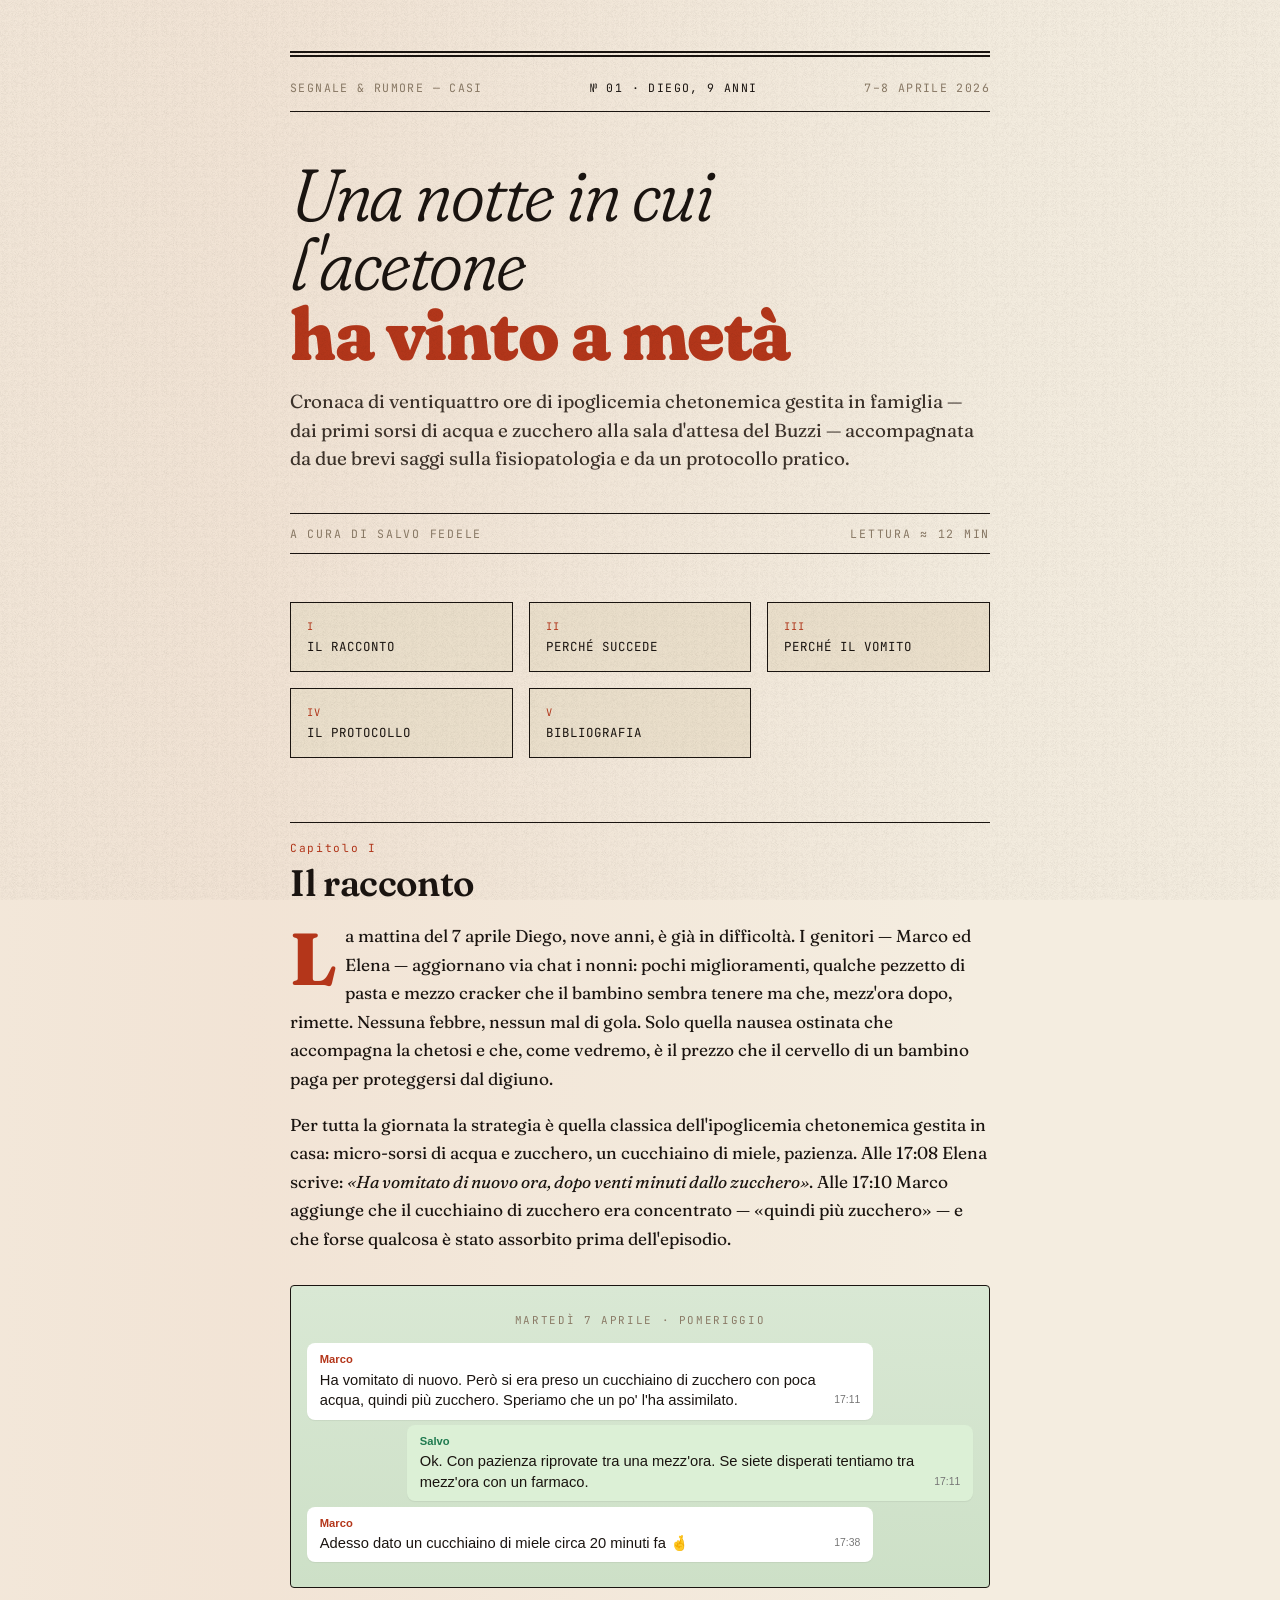
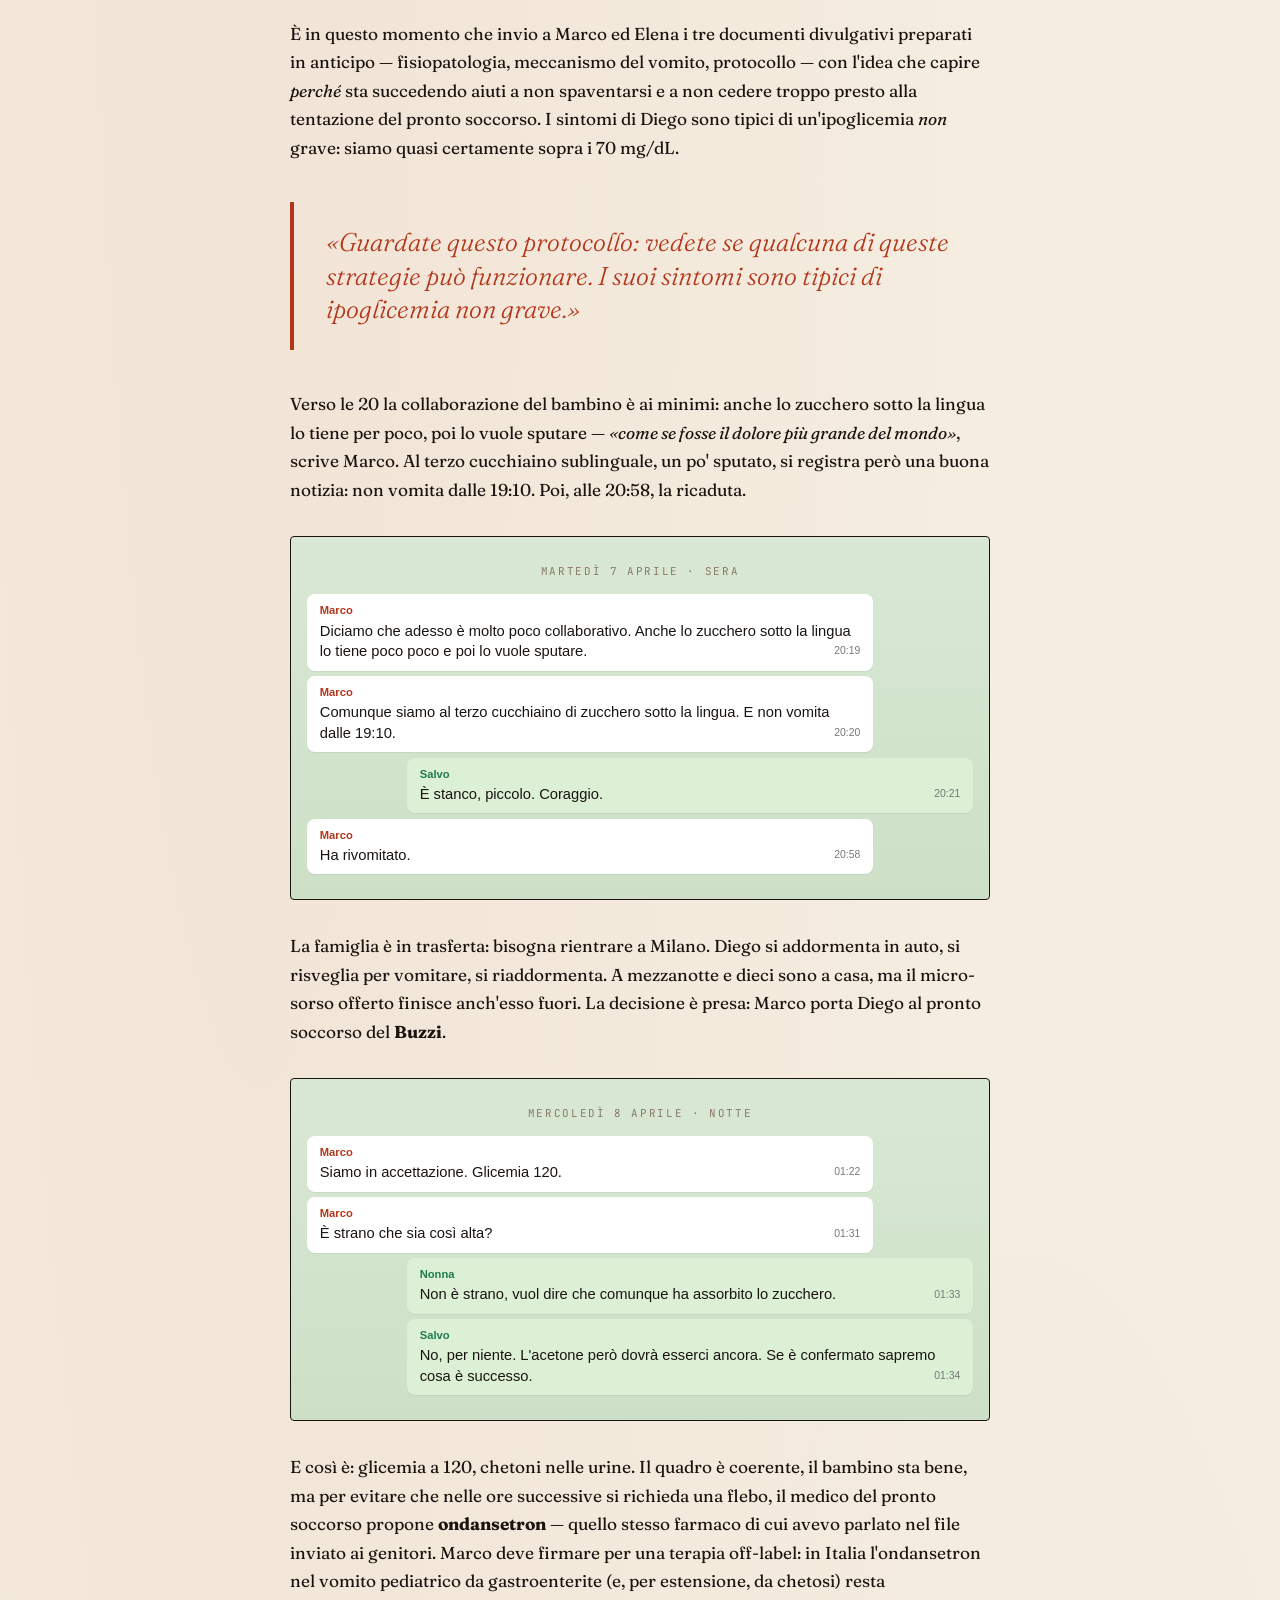
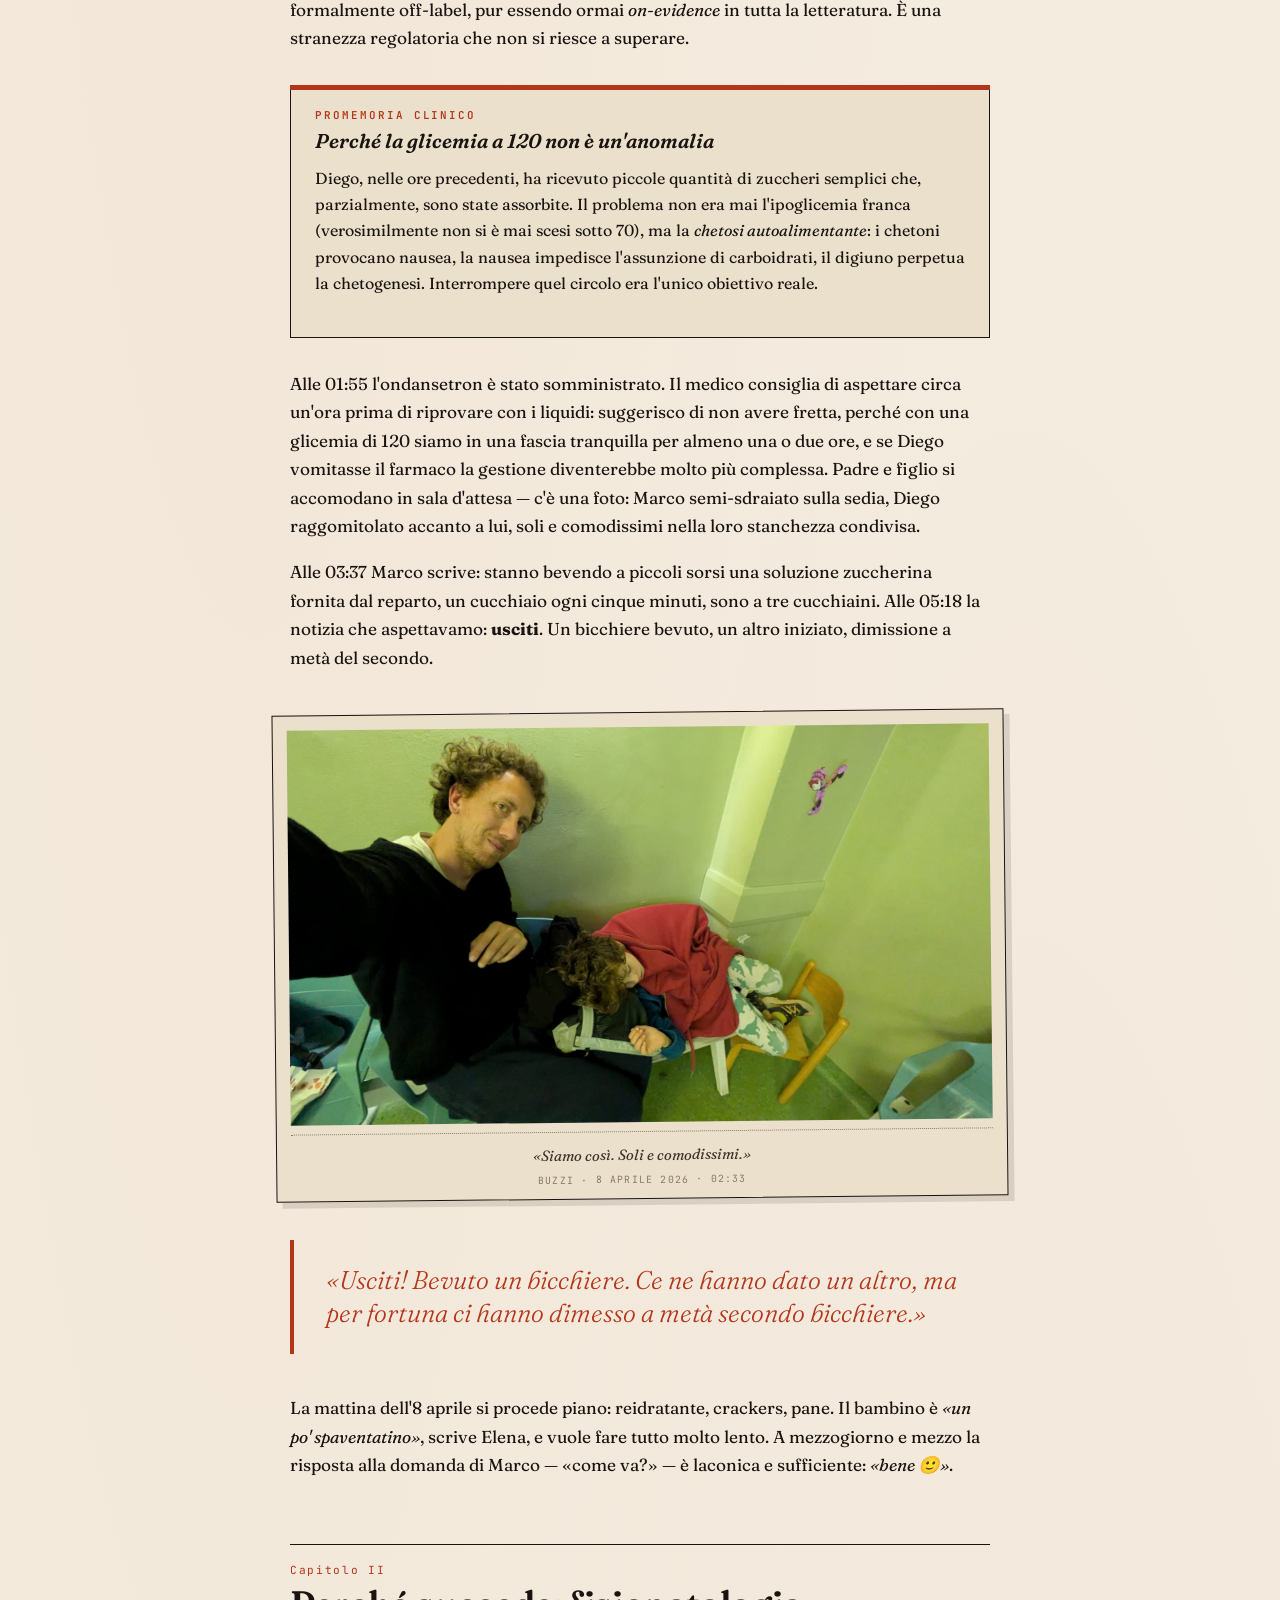
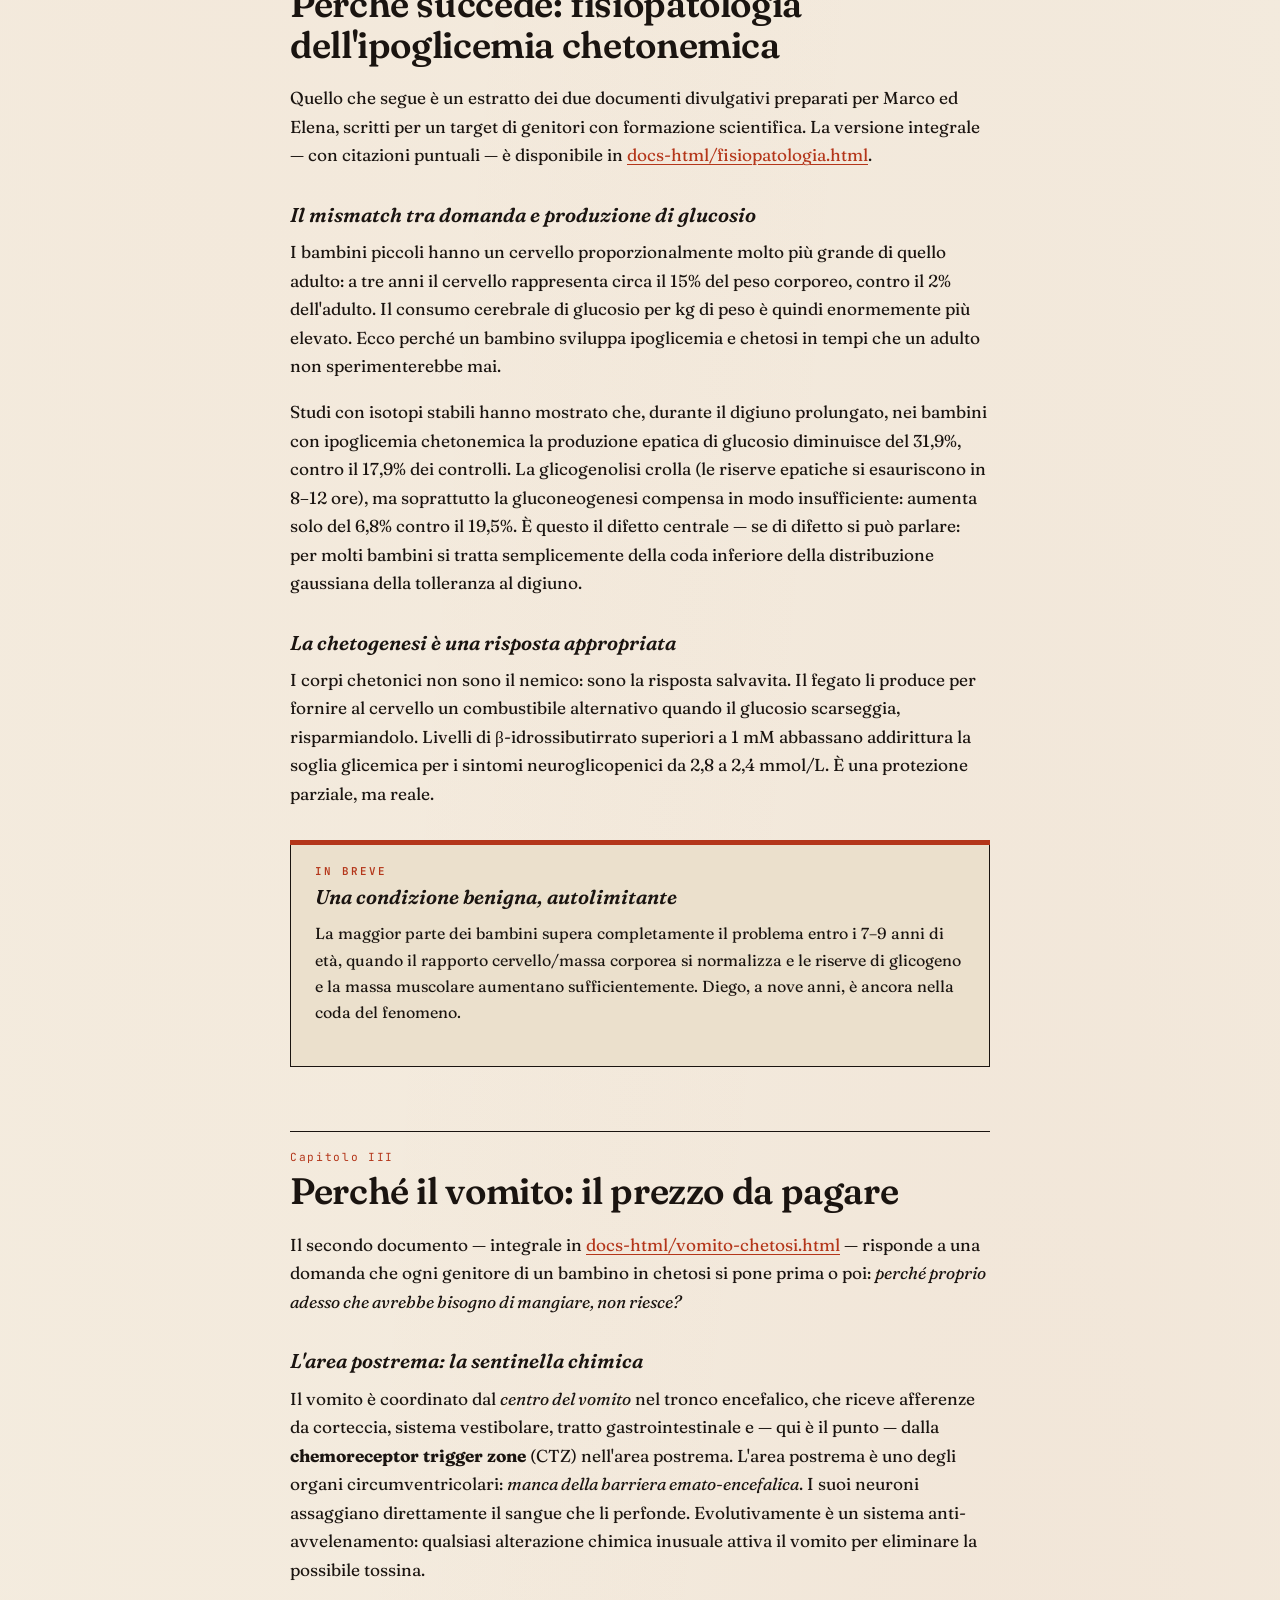
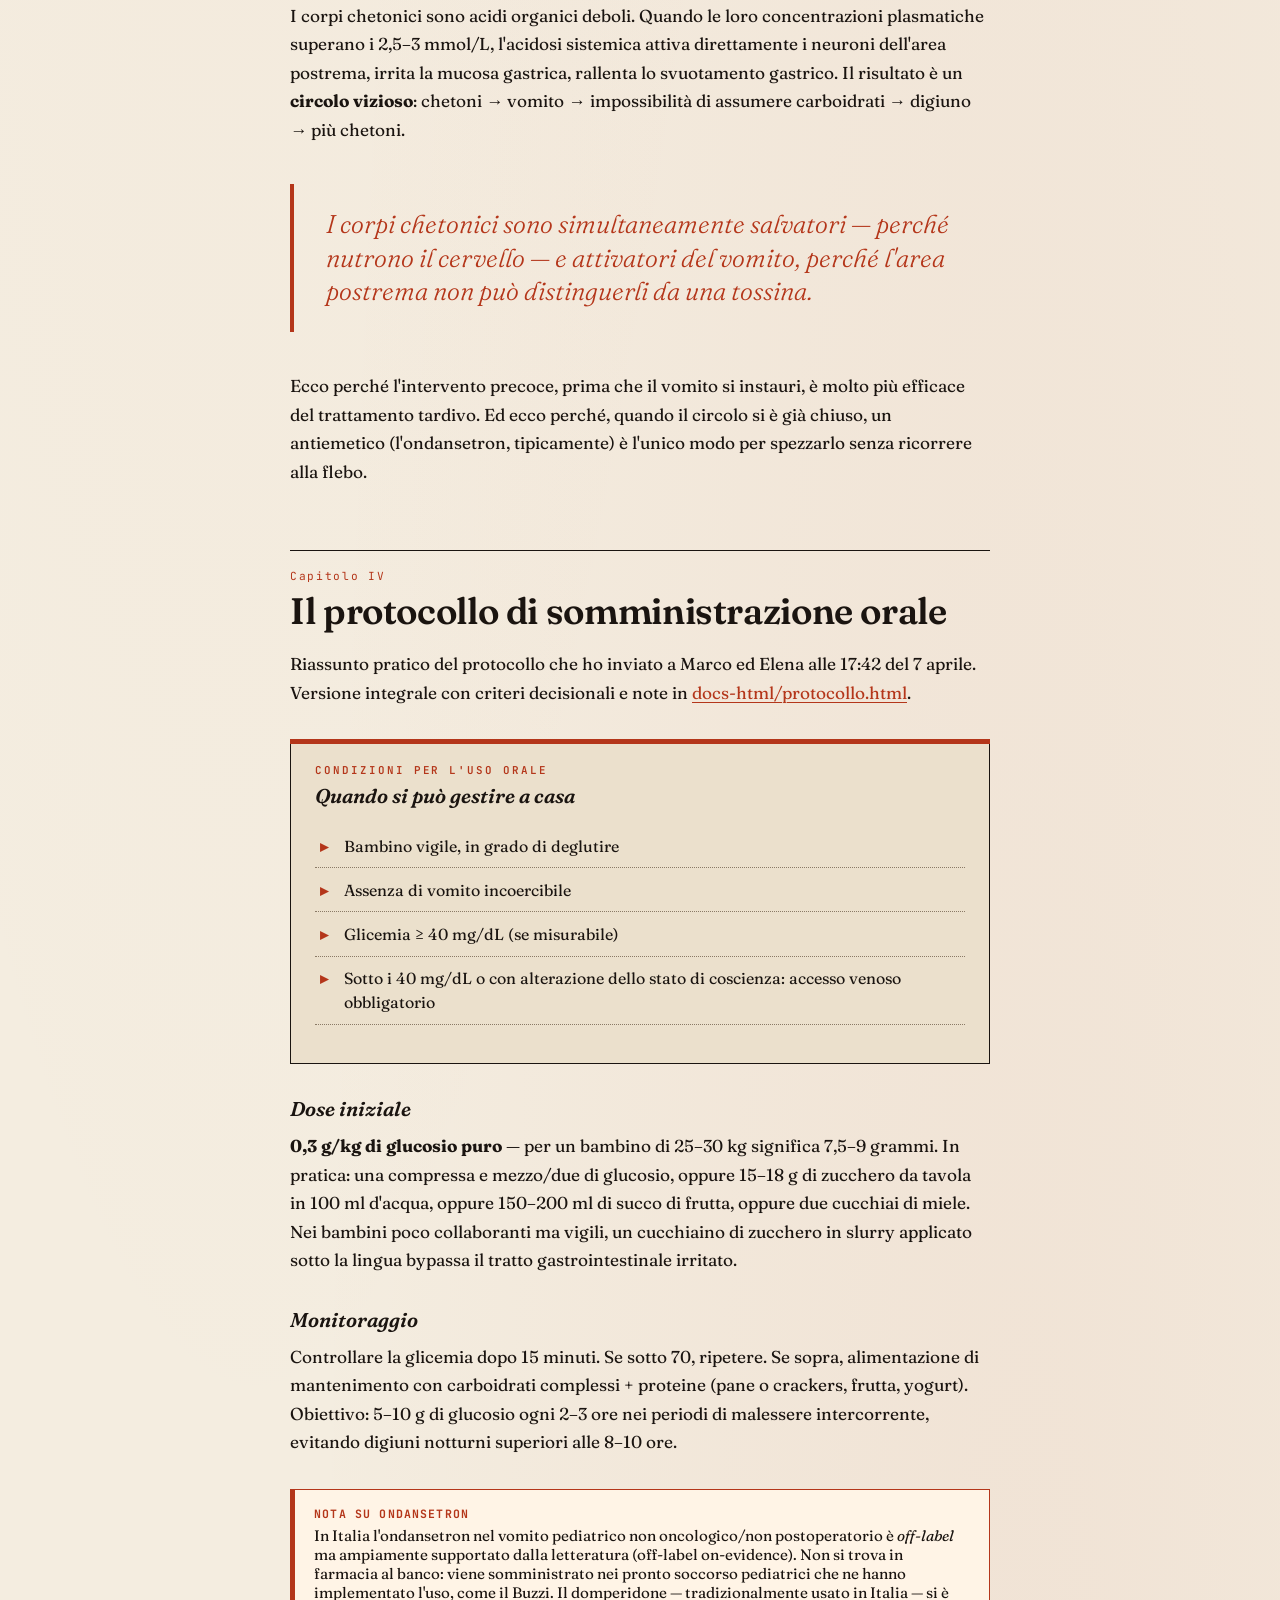
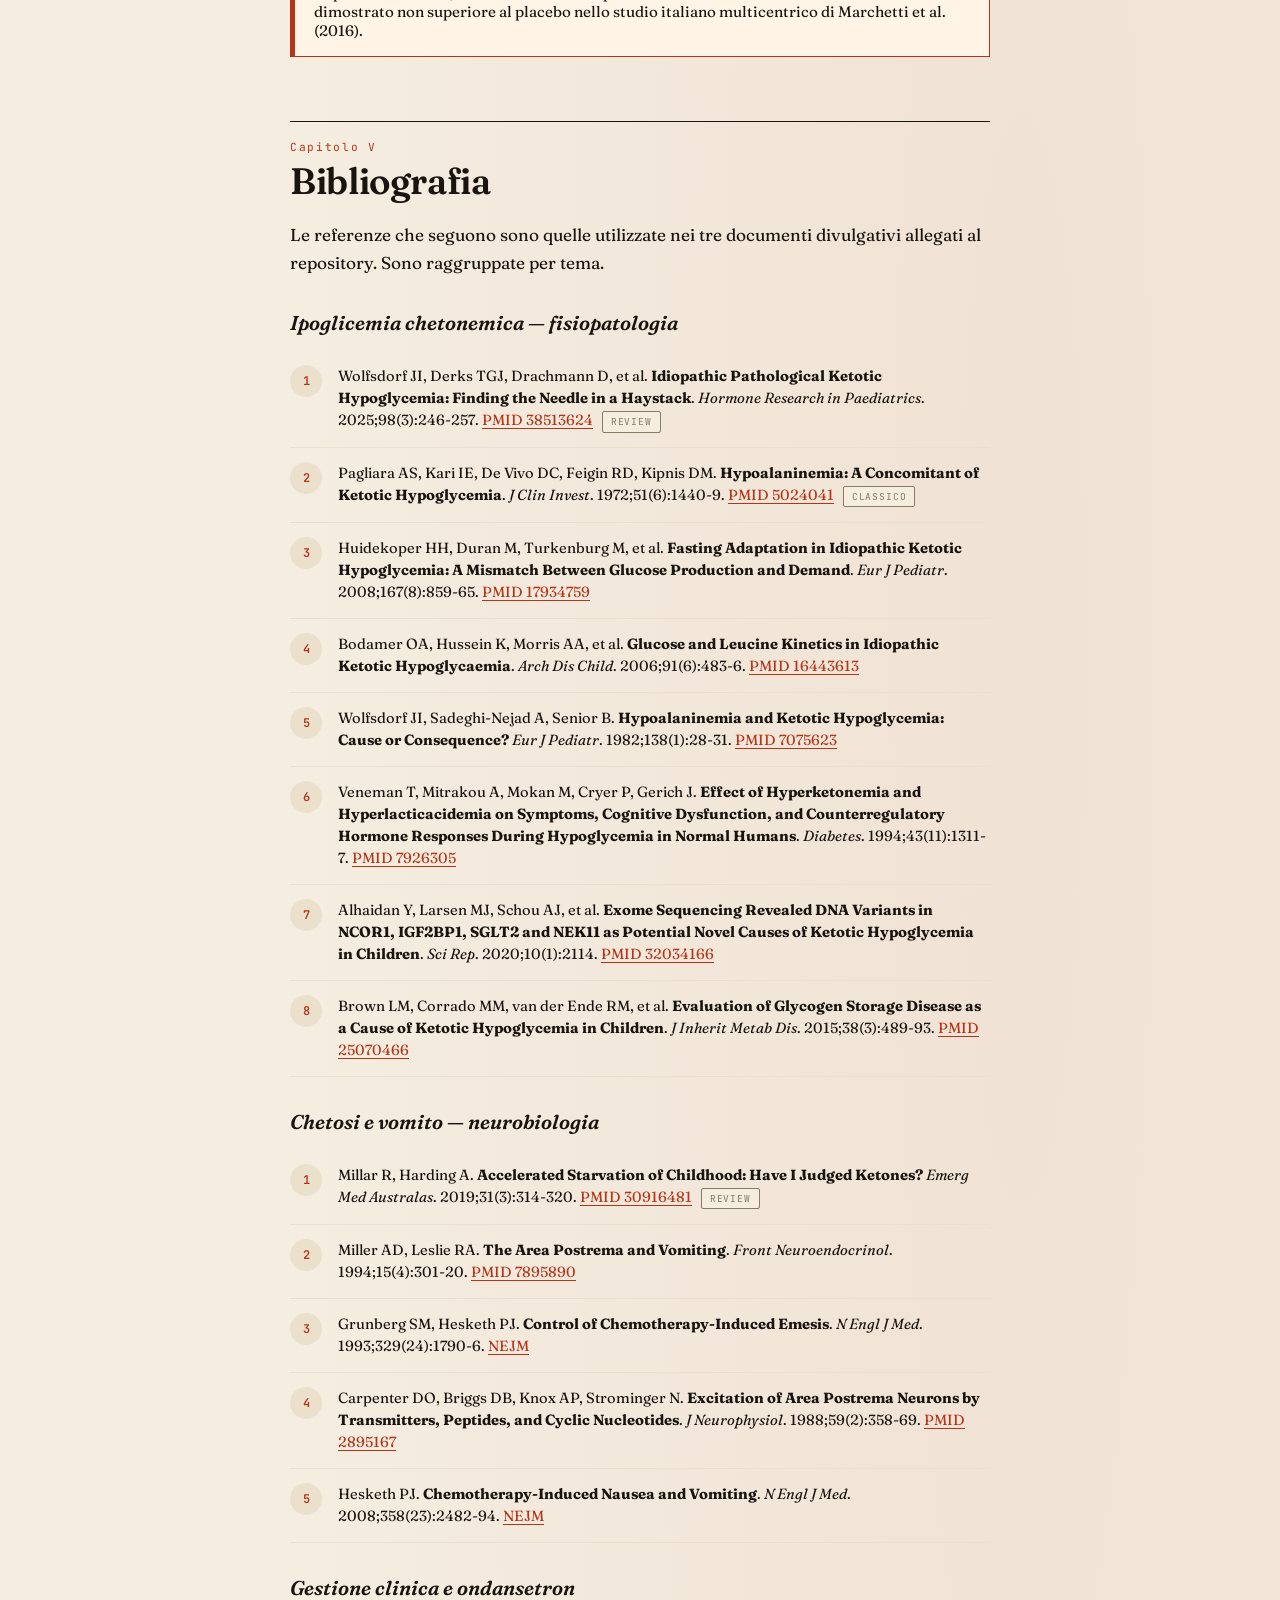
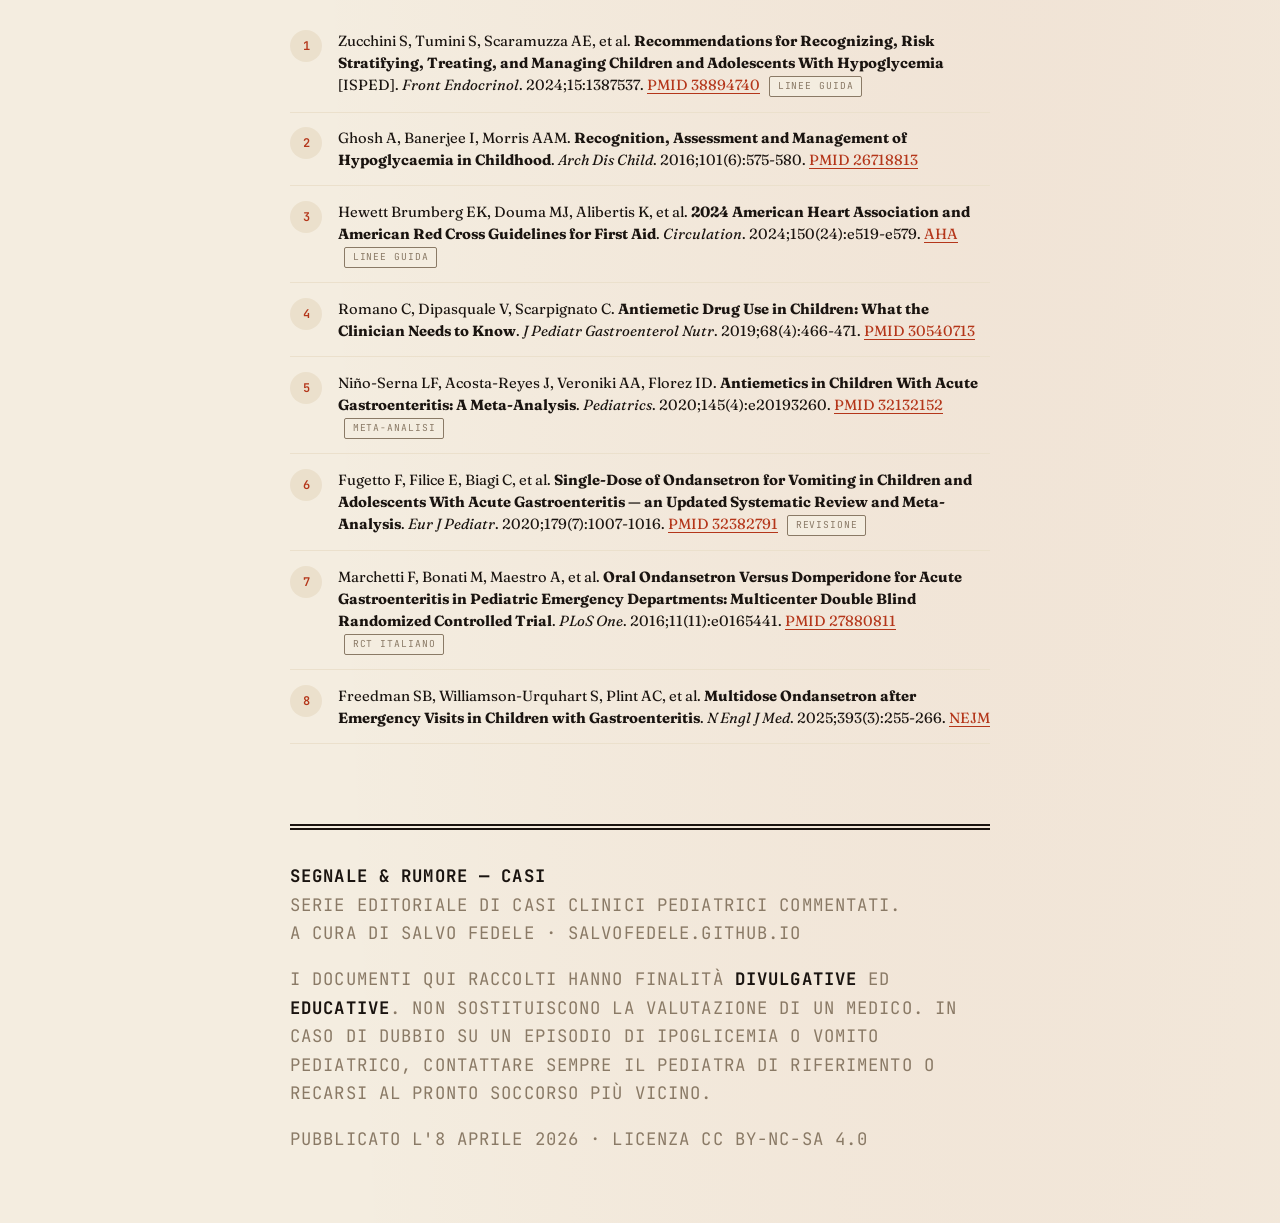
<file: index.html>
<!doctype html>
<html lang="it">
<head>
<meta charset="utf-8">
<meta name="viewport" content="width=device-width,initial-scale=1">
<title>Una notte di ipoglicemia chetonemica — Il racconto di Diego</title>
<meta name="description" content="Racconto cronologico di una gestione familiare di ipoglicemia chetonemica pediatrica, con documenti divulgativi e bibliografia.">
<link rel="preconnect" href="https://fonts.googleapis.com">
<link rel="preconnect" href="https://fonts.gstatic.com" crossorigin>
<link href="https://fonts.googleapis.com/css2?family=Fraunces:ital,opsz,wght@0,9..144,300;0,9..144,400;0,9..144,600;0,9..144,800;1,9..144,400&family=JetBrains+Mono:wght@400;600&display=swap" rel="stylesheet">
<style>
  :root{
    --ink:#1a1410;
    --ink-soft:#3d332b;
    --paper:#f4ede0;
    --paper-warm:#ebe0cc;
    --rule:#1a1410;
    --accent:#b4361a;
    --accent-soft:#d97757;
    --muted:#8a7a66;
    --chat-me:#dcf0d6;
    --chat-other:#ffffff;
  }
  *{box-sizing:border-box}
  html,body{margin:0;padding:0;background:var(--paper);color:var(--ink);font-family:"Fraunces",Georgia,serif;font-optical-sizing:auto;font-variation-settings:"SOFT" 30}
  body{
    background-image:
      radial-gradient(ellipse at 20% 10%, rgba(217,119,87,0.08), transparent 50%),
      radial-gradient(ellipse at 80% 80%, rgba(180,54,26,0.06), transparent 50%);
  }
  .grain::before{
    content:"";position:fixed;inset:0;pointer-events:none;z-index:100;opacity:0.35;mix-blend-mode:multiply;
    background-image:url("data:image/svg+xml;utf8,<svg xmlns='http://www.w3.org/2000/svg' width='180' height='180'><filter id='n'><feTurbulence baseFrequency='0.9' numOctaves='2'/><feColorMatrix values='0 0 0 0 0.1 0 0 0 0 0.08 0 0 0 0 0.05 0 0 0 0.35 0'/></filter><rect width='100%' height='100%' filter='url(%23n)'/></svg>");
  }
  .wrap{max-width:780px;margin:0 auto;padding:clamp(1.5rem,4vw,4rem) clamp(1.25rem,4vw,2.5rem)}

  /* masthead */
  header.mast{border-top:6px double var(--ink);border-bottom:1px solid var(--ink);padding:1.4rem 0 1rem;margin-bottom:3rem;display:flex;justify-content:space-between;align-items:baseline;gap:1rem;flex-wrap:wrap;font-family:"JetBrains Mono",monospace;font-size:0.72rem;text-transform:uppercase;letter-spacing:0.12em}
  header.mast .vol{color:var(--muted)}
  header.mast .date{color:var(--muted)}

  h1.title{
    font-family:"Fraunces",serif;
    font-variation-settings:"SOFT" 100,"WONK" 1;
    font-weight:300;
    font-size:clamp(2.4rem,6.5vw,4.6rem);
    line-height:0.95;
    letter-spacing:-0.02em;
    margin:0 0 1.2rem;
    font-style:italic;
  }
  h1.title em{font-style:normal;font-weight:800;color:var(--accent);display:block}
  .deck{font-size:1.18rem;line-height:1.5;color:var(--ink-soft);max-width:58ch;margin:0 0 2.5rem;font-weight:400}
  .byline{font-family:"JetBrains Mono",monospace;font-size:0.72rem;text-transform:uppercase;letter-spacing:0.15em;color:var(--muted);border-top:1px solid var(--ink);border-bottom:1px solid var(--ink);padding:0.75rem 0;margin-bottom:3rem;display:flex;justify-content:space-between;flex-wrap:wrap;gap:0.5rem}

  h2{font-family:"Fraunces",serif;font-weight:600;font-size:clamp(1.6rem,3.5vw,2.3rem);line-height:1.1;letter-spacing:-0.01em;margin:4rem 0 1.2rem;position:relative;padding-top:1.2rem;border-top:1px solid var(--ink)}
  h2 .num{font-family:"JetBrains Mono",monospace;font-size:0.7rem;color:var(--accent);display:block;letter-spacing:0.15em;margin-bottom:0.5rem;font-weight:400}
  h3{font-family:"Fraunces",serif;font-weight:600;font-size:1.25rem;margin:2rem 0 0.7rem;font-style:italic}

  p{font-size:1.08rem;line-height:1.65;margin:0 0 1.1rem;hyphens:auto}
  p.lead::first-letter{font-family:"Fraunces",serif;font-weight:800;font-size:4.6rem;float:left;line-height:0.85;padding:0.35rem 0.55rem 0 0;color:var(--accent);font-style:normal}
  a{color:var(--accent);text-decoration:underline;text-decoration-thickness:1px;text-underline-offset:3px}
  a:hover{background:var(--accent);color:var(--paper);text-decoration:none}

  /* pull quote */
  blockquote.pull{font-family:"Fraunces",serif;font-style:italic;font-weight:300;font-size:1.6rem;line-height:1.3;color:var(--accent);border:none;margin:2.5rem 0;padding:1.5rem 0 1.5rem 2rem;border-left:4px solid var(--accent);max-width:none}

  /* chat reconstruction */
  .chat{background:#cde0c7;border:1px solid var(--ink);padding:1.2rem 1rem;margin:2rem 0;border-radius:4px;background-image:linear-gradient(180deg,#d9e8d4,#cde0c7);}
  .chat .day{font-family:"JetBrains Mono",monospace;font-size:0.68rem;text-transform:uppercase;letter-spacing:0.15em;text-align:center;color:var(--muted);margin:0.5rem 0 1rem}
  .msg{max-width:85%;padding:0.55rem 0.8rem;border-radius:8px;margin:0.35rem 0;font-family:-apple-system,"Helvetica Neue",sans-serif;font-size:0.92rem;line-height:1.4;box-shadow:0 1px 1px rgba(0,0,0,0.06);position:relative}
  .msg .who{font-size:0.7rem;font-weight:600;color:#1f7a4f;display:block;margin-bottom:0.1rem}
  .msg .t{font-size:0.65rem;color:#777;float:right;margin-left:0.6rem;margin-top:0.2rem}
  .msg.me{background:var(--chat-me);margin-left:auto}
  .msg.them{background:var(--chat-other)}
  .msg.them .who{color:#b4361a}

  /* sidebar card */
  .card{border:1px solid var(--ink);background:var(--paper-warm);padding:1.4rem 1.5rem;margin:2rem 0;position:relative}
  .card::before{content:"";position:absolute;top:-1px;left:-1px;right:-1px;height:5px;background:var(--accent)}
  .card h3{margin-top:0.3rem}
  .card p{font-size:1rem}

  .kicker{font-family:"JetBrains Mono",monospace;font-size:0.68rem;text-transform:uppercase;letter-spacing:0.18em;color:var(--accent);font-weight:600;display:block;margin-bottom:0.4rem}

  ul.clean{list-style:none;padding:0;margin:1rem 0}
  ul.clean li{padding:0.6rem 0 0.6rem 1.8rem;border-bottom:1px dotted var(--muted);position:relative;font-size:1rem;line-height:1.5}
  ul.clean li::before{content:"▸";position:absolute;left:0.3rem;color:var(--accent);font-weight:700}

  /* bibliography */
  ol.biblio{padding-left:0;counter-reset:ref;list-style:none}
  ol.biblio li{counter-increment:ref;padding:0.9rem 0 0.9rem 3rem;border-bottom:1px solid var(--paper-warm);position:relative;font-size:0.92rem;line-height:1.5;font-family:"Fraunces",serif}
  ol.biblio li::before{content:counter(ref);position:absolute;left:0;top:0.9rem;font-family:"JetBrains Mono",monospace;font-size:0.75rem;color:var(--accent);font-weight:600;background:var(--paper-warm);width:2rem;height:2rem;display:grid;place-items:center;border-radius:50%}
  ol.biblio .tag{display:inline-block;font-family:"JetBrains Mono",monospace;font-size:0.6rem;text-transform:uppercase;letter-spacing:0.1em;color:var(--muted);background:var(--paper);padding:0.15rem 0.45rem;border:1px solid var(--muted);margin-left:0.4rem;border-radius:2px;vertical-align:middle}

  .nav{display:grid;grid-template-columns:repeat(auto-fit,minmax(180px,1fr));gap:1rem;margin:2.5rem 0}
  .nav a{display:block;padding:1rem;border:1px solid var(--ink);background:var(--paper-warm);text-decoration:none;color:var(--ink);font-family:"JetBrains Mono",monospace;font-size:0.78rem;text-transform:uppercase;letter-spacing:0.08em;transition:all 0.15s}
  .nav a:hover{background:var(--ink);color:var(--paper)}
  .nav a .n{display:block;color:var(--accent);font-size:0.65rem;margin-bottom:0.3rem}

  footer{margin-top:5rem;padding-top:2rem;border-top:6px double var(--ink);font-family:"JetBrains Mono",monospace;font-size:0.7rem;text-transform:uppercase;letter-spacing:0.1em;color:var(--muted);line-height:1.8}
  footer strong{color:var(--ink)}

  figure.photo{margin:2.5rem -1rem;padding:0;position:relative}
  figure.photo .frame{background:var(--paper-warm);padding:0.9rem 0.9rem 0.3rem;border:1px solid var(--ink);box-shadow:6px 6px 0 rgba(26,20,16,0.12);transform:rotate(-0.6deg);transition:transform 0.3s ease}
  figure.photo:hover .frame{transform:rotate(0deg)}
  figure.photo img{display:block;width:100%;height:auto;filter:contrast(1.02) saturate(0.95)}
  figure.photo figcaption{font-family:"Fraunces",serif;font-style:italic;font-size:0.92rem;line-height:1.45;color:var(--ink-soft);padding:0.8rem 0.3rem 0.4rem;text-align:center;border-top:1px dotted var(--muted);margin-top:0.6rem}
  figure.photo figcaption .meta{display:block;font-family:"JetBrains Mono",monospace;font-style:normal;font-size:0.62rem;text-transform:uppercase;letter-spacing:0.12em;color:var(--muted);margin-top:0.4rem}
  @media (max-width:640px){figure.photo{margin:2rem 0}}

  .warning{background:#fff4e6;border:1px solid var(--accent);border-left:5px solid var(--accent);padding:1rem 1.2rem;margin:2rem 0;font-size:0.95rem}
  .warning strong{color:var(--accent);text-transform:uppercase;font-family:"JetBrains Mono",monospace;font-size:0.72rem;letter-spacing:0.1em;display:block;margin-bottom:0.3rem}

  @media (max-width:520px){
    p.lead::first-letter{font-size:3.6rem}
    blockquote.pull{font-size:1.25rem;padding-left:1.2rem}
  }
</style>
</head>
<body class="grain">
<div class="wrap">

<header class="mast">
  <span class="vol">Segnale &amp; Rumore — Casi</span>
  <span>№ 01 · Diego, 9 anni</span>
  <span class="date">7–8 Aprile 2026</span>
</header>

<h1 class="title">Una notte in cui<br>l'acetone <em>ha vinto a metà</em></h1>
<p class="deck">Cronaca di ventiquattro ore di ipoglicemia chetonemica gestita in famiglia — dai primi sorsi di acqua e zucchero alla sala d'attesa del Buzzi — accompagnata da due brevi saggi sulla fisiopatologia e da un protocollo pratico.</p>

<div class="byline">
  <span>A cura di Salvo Fedele</span>
  <span>Lettura ≈ 12 min</span>
</div>

<nav class="nav">
  <a href="#racconto"><span class="n">I</span>Il racconto</a>
  <a href="#fisiopatologia"><span class="n">II</span>Perché succede</a>
  <a href="#vomito"><span class="n">III</span>Perché il vomito</a>
  <a href="#protocollo"><span class="n">IV</span>Il protocollo</a>
  <a href="#bibliografia"><span class="n">V</span>Bibliografia</a>
</nav>

<h2 id="racconto"><span class="num">Capitolo I</span>Il racconto</h2>

<p class="lead">La mattina del 7 aprile Diego, nove anni, è già in difficoltà. I genitori — Marco ed Elena — aggiornano via chat i nonni: pochi miglioramenti, qualche pezzetto di pasta e mezzo cracker che il bambino sembra tenere ma che, mezz'ora dopo, rimette. Nessuna febbre, nessun mal di gola. Solo quella nausea ostinata che accompagna la chetosi e che, come vedremo, è il prezzo che il cervello di un bambino paga per proteggersi dal digiuno.</p>

<p>Per tutta la giornata la strategia è quella classica dell'ipoglicemia chetonemica gestita in casa: micro-sorsi di acqua e zucchero, un cucchiaino di miele, pazienza. Alle 17:08 Elena scrive: <em>«Ha vomitato di nuovo ora, dopo venti minuti dallo zucchero»</em>. Alle 17:10 Marco aggiunge che il cucchiaino di zucchero era concentrato — «quindi più zucchero» — e che forse qualcosa è stato assorbito prima dell'episodio.</p>

<div class="chat">
  <div class="day">Martedì 7 aprile · pomeriggio</div>
  <div class="msg them"><span class="who">Marco</span>Ha vomitato di nuovo. Però si era preso un cucchiaino di zucchero con poca acqua, quindi più zucchero. Speriamo che un po' l'ha assimilato.<span class="t">17:11</span></div>
  <div class="msg me"><span class="who">Salvo</span>Ok. Con pazienza riprovate tra una mezz'ora. Se siete disperati tentiamo tra mezz'ora con un farmaco.<span class="t">17:11</span></div>
  <div class="msg them"><span class="who">Marco</span>Adesso dato un cucchiaino di miele circa 20 minuti fa 🤞<span class="t">17:38</span></div>
</div>

<p>È in questo momento che invio a Marco ed Elena i tre documenti divulgativi preparati in anticipo — fisiopatologia, meccanismo del vomito, protocollo — con l'idea che capire <em>perché</em> sta succedendo aiuti a non spaventarsi e a non cedere troppo presto alla tentazione del pronto soccorso. I sintomi di Diego sono tipici di un'ipoglicemia <em>non</em> grave: siamo quasi certamente sopra i 70&nbsp;mg/dL.</p>

<blockquote class="pull">«Guardate questo protocollo: vedete se qualcuna di queste strategie può funzionare. I suoi sintomi sono tipici di ipoglicemia non grave.»</blockquote>

<p>Verso le 20 la collaborazione del bambino è ai minimi: anche lo zucchero sotto la lingua lo tiene per poco, poi lo vuole sputare — <em>«come se fosse il dolore più grande del mondo»</em>, scrive Marco. Al terzo cucchiaino sublinguale, un po' sputato, si registra però una buona notizia: non vomita dalle 19:10. Poi, alle 20:58, la ricaduta.</p>

<div class="chat">
  <div class="day">Martedì 7 aprile · sera</div>
  <div class="msg them"><span class="who">Marco</span>Diciamo che adesso è molto poco collaborativo. Anche lo zucchero sotto la lingua lo tiene poco poco e poi lo vuole sputare.<span class="t">20:19</span></div>
  <div class="msg them"><span class="who">Marco</span>Comunque siamo al terzo cucchiaino di zucchero sotto la lingua. E non vomita dalle 19:10.<span class="t">20:20</span></div>
  <div class="msg me"><span class="who">Salvo</span>È stanco, piccolo. Coraggio.<span class="t">20:21</span></div>
  <div class="msg them"><span class="who">Marco</span>Ha rivomitato.<span class="t">20:58</span></div>
</div>

<p>La famiglia è in trasferta: bisogna rientrare a Milano. Diego si addormenta in auto, si risveglia per vomitare, si riaddormenta. A mezzanotte e dieci sono a casa, ma il micro-sorso offerto finisce anch'esso fuori. La decisione è presa: Marco porta Diego al pronto soccorso del <strong>Buzzi</strong>.</p>

<div class="chat">
  <div class="day">Mercoledì 8 aprile · notte</div>
  <div class="msg them"><span class="who">Marco</span>Siamo in accettazione. Glicemia 120.<span class="t">01:22</span></div>
  <div class="msg them"><span class="who">Marco</span>È strano che sia così alta?<span class="t">01:31</span></div>
  <div class="msg me"><span class="who">Nonna</span>Non è strano, vuol dire che comunque ha assorbito lo zucchero.<span class="t">01:33</span></div>
  <div class="msg me"><span class="who">Salvo</span>No, per niente. L'acetone però dovrà esserci ancora. Se è confermato sapremo cosa è successo.<span class="t">01:34</span></div>
</div>

<p>E così è: glicemia a 120, chetoni nelle urine. Il quadro è coerente, il bambino sta bene, ma per evitare che nelle ore successive si richieda una flebo, il medico del pronto soccorso propone <strong>ondansetron</strong> — quello stesso farmaco di cui avevo parlato nel file inviato ai genitori. Marco deve firmare per una terapia off-label: in Italia l'ondansetron nel vomito pediatrico da gastroenterite (e, per estensione, da chetosi) resta formalmente off-label, pur essendo ormai <em>on-evidence</em> in tutta la letteratura. È una stranezza regolatoria che non si riesce a superare.</p>

<div class="card">
  <span class="kicker">Promemoria clinico</span>
  <h3>Perché la glicemia a 120 non è un'anomalia</h3>
  <p>Diego, nelle ore precedenti, ha ricevuto piccole quantità di zuccheri semplici che, parzialmente, sono state assorbite. Il problema non era mai l'ipoglicemia franca (verosimilmente non si è mai scesi sotto 70), ma la <em>chetosi autoalimentante</em>: i chetoni provocano nausea, la nausea impedisce l'assunzione di carboidrati, il digiuno perpetua la chetogenesi. Interrompere quel circolo era l'unico obiettivo reale.</p>
</div>

<p>Alle 01:55 l'ondansetron è stato somministrato. Il medico consiglia di aspettare circa un'ora prima di riprovare con i liquidi: suggerisco di non avere fretta, perché con una glicemia di 120 siamo in una fascia tranquilla per almeno una o due ore, e se Diego vomitasse il farmaco la gestione diventerebbe molto più complessa. Padre e figlio si accomodano in sala d'attesa — c'è una foto: Marco semi-sdraiato sulla sedia, Diego raggomitolato accanto a lui, soli e comodissimi nella loro stanchezza condivisa.</p>

<p>Alle 03:37 Marco scrive: stanno bevendo a piccoli sorsi una soluzione zuccherina fornita dal reparto, un cucchiaio ogni cinque minuti, sono a tre cucchiaini. Alle 05:18 la notizia che aspettavamo: <strong>usciti</strong>. Un bicchiere bevuto, un altro iniziato, dimissione a metà del secondo.</p>

<figure class="photo">
  <div class="frame">
    <img src="assets/ps-buzzi-diego-marco.jpeg" alt="Marco e Diego nella sala d'attesa del pronto soccorso del Buzzi, nel cuore della notte: Marco seduto con il telefono sollevato per scattare il selfie, Diego raggomitolato accanto a lui sulla sedia, addormentato sotto una felpa rossa.">
    <figcaption>
      «Siamo così. Soli e comodissimi.»
      <span class="meta">Buzzi · 8 aprile 2026 · 02:33</span>
    </figcaption>
  </div>
</figure>

<blockquote class="pull">«Usciti! Bevuto un bicchiere. Ce ne hanno dato un altro, ma per fortuna ci hanno dimesso a metà secondo bicchiere.»</blockquote>

<p>La mattina dell'8 aprile si procede piano: reidratante, crackers, pane. Il bambino è <em>«un po' spaventatino»</em>, scrive Elena, e vuole fare tutto molto lento. A mezzogiorno e mezzo la risposta alla domanda di Marco — «come va?» — è laconica e sufficiente: <em>«bene 🙂»</em>.</p>

<h2 id="fisiopatologia"><span class="num">Capitolo II</span>Perché succede: fisiopatologia dell'ipoglicemia chetonemica</h2>

<p>Quello che segue è un estratto dei due documenti divulgativi preparati per Marco ed Elena, scritti per un target di genitori con formazione scientifica. La versione integrale — con citazioni puntuali — è disponibile in <a href="docs-html/fisiopatologia.html">docs-html/fisiopatologia.html</a>.</p>

<h3>Il mismatch tra domanda e produzione di glucosio</h3>
<p>I bambini piccoli hanno un cervello proporzionalmente molto più grande di quello adulto: a tre anni il cervello rappresenta circa il 15% del peso corporeo, contro il 2% dell'adulto. Il consumo cerebrale di glucosio per kg di peso è quindi enormemente più elevato. Ecco perché un bambino sviluppa ipoglicemia e chetosi in tempi che un adulto non sperimenterebbe mai.</p>

<p>Studi con isotopi stabili hanno mostrato che, durante il digiuno prolungato, nei bambini con ipoglicemia chetonemica la produzione epatica di glucosio diminuisce del 31,9%, contro il 17,9% dei controlli. La glicogenolisi crolla (le riserve epatiche si esauriscono in 8–12 ore), ma soprattutto la gluconeogenesi compensa in modo insufficiente: aumenta solo del 6,8% contro il 19,5%. È questo il difetto centrale — se di difetto si può parlare: per molti bambini si tratta semplicemente della coda inferiore della distribuzione gaussiana della tolleranza al digiuno.</p>

<h3>La chetogenesi è una risposta <em>appropriata</em></h3>
<p>I corpi chetonici non sono il nemico: sono la risposta salvavita. Il fegato li produce per fornire al cervello un combustibile alternativo quando il glucosio scarseggia, risparmiandolo. Livelli di β-idrossibutirrato superiori a 1&nbsp;mM abbassano addirittura la soglia glicemica per i sintomi neuroglicopenici da 2,8 a 2,4&nbsp;mmol/L. È una protezione parziale, ma reale.</p>

<div class="card">
  <span class="kicker">In breve</span>
  <h3>Una condizione benigna, autolimitante</h3>
  <p>La maggior parte dei bambini supera completamente il problema entro i 7–9 anni di età, quando il rapporto cervello/massa corporea si normalizza e le riserve di glicogeno e la massa muscolare aumentano sufficientemente. Diego, a nove anni, è ancora nella coda del fenomeno.</p>
</div>

<h2 id="vomito"><span class="num">Capitolo III</span>Perché il vomito: il prezzo da pagare</h2>

<p>Il secondo documento — integrale in <a href="docs-html/vomito-chetosi.html">docs-html/vomito-chetosi.html</a> — risponde a una domanda che ogni genitore di un bambino in chetosi si pone prima o poi: <em>perché proprio adesso che avrebbe bisogno di mangiare, non riesce?</em></p>

<h3>L'area postrema: la sentinella chimica</h3>
<p>Il vomito è coordinato dal <em>centro del vomito</em> nel tronco encefalico, che riceve afferenze da corteccia, sistema vestibolare, tratto gastrointestinale e — qui è il punto — dalla <strong>chemoreceptor trigger zone</strong> (CTZ) nell'area postrema. L'area postrema è uno degli organi circumventricolari: <em>manca della barriera emato-encefalica</em>. I suoi neuroni assaggiano direttamente il sangue che li perfonde. Evolutivamente è un sistema anti-avvelenamento: qualsiasi alterazione chimica inusuale attiva il vomito per eliminare la possibile tossina.</p>

<p>I corpi chetonici sono acidi organici deboli. Quando le loro concentrazioni plasmatiche superano i 2,5–3&nbsp;mmol/L, l'acidosi sistemica attiva direttamente i neuroni dell'area postrema, irrita la mucosa gastrica, rallenta lo svuotamento gastrico. Il risultato è un <strong>circolo vizioso</strong>: chetoni → vomito → impossibilità di assumere carboidrati → digiuno → più chetoni.</p>

<blockquote class="pull">I corpi chetonici sono simultaneamente <em>salvatori</em> — perché nutrono il cervello — e <em>attivatori del vomito</em>, perché l'area postrema non può distinguerli da una tossina.</blockquote>

<p>Ecco perché l'intervento precoce, prima che il vomito si instauri, è molto più efficace del trattamento tardivo. Ed ecco perché, quando il circolo si è già chiuso, un antiemetico (l'ondansetron, tipicamente) è l'unico modo per spezzarlo senza ricorrere alla flebo.</p>

<h2 id="protocollo"><span class="num">Capitolo IV</span>Il protocollo di somministrazione orale</h2>

<p>Riassunto pratico del protocollo che ho inviato a Marco ed Elena alle 17:42 del 7 aprile. Versione integrale con criteri decisionali e note in <a href="docs-html/protocollo.html">docs-html/protocollo.html</a>.</p>

<div class="card">
  <span class="kicker">Condizioni per l'uso orale</span>
  <h3>Quando si può gestire a casa</h3>
  <ul class="clean">
    <li>Bambino vigile, in grado di deglutire</li>
    <li>Assenza di vomito incoercibile</li>
    <li>Glicemia ≥ 40 mg/dL (se misurabile)</li>
    <li>Sotto i 40 mg/dL o con alterazione dello stato di coscienza: accesso venoso obbligatorio</li>
  </ul>
</div>

<h3>Dose iniziale</h3>
<p><strong>0,3&nbsp;g/kg di glucosio puro</strong> — per un bambino di 25–30&nbsp;kg significa 7,5–9&nbsp;grammi. In pratica: una compressa e mezzo/due di glucosio, oppure 15–18&nbsp;g di zucchero da tavola in 100&nbsp;ml d'acqua, oppure 150–200&nbsp;ml di succo di frutta, oppure due cucchiai di miele. Nei bambini poco collaboranti ma vigili, un cucchiaino di zucchero in slurry applicato sotto la lingua bypassa il tratto gastrointestinale irritato.</p>

<h3>Monitoraggio</h3>
<p>Controllare la glicemia dopo 15 minuti. Se sotto 70, ripetere. Se sopra, alimentazione di mantenimento con carboidrati complessi + proteine (pane o crackers, frutta, yogurt). Obiettivo: 5–10&nbsp;g di glucosio ogni 2–3 ore nei periodi di malessere intercorrente, evitando digiuni notturni superiori alle 8–10 ore.</p>

<div class="warning">
  <strong>Nota su ondansetron</strong>
  In Italia l'ondansetron nel vomito pediatrico non oncologico/non postoperatorio è <em>off-label</em> ma ampiamente supportato dalla letteratura (off-label on-evidence). Non si trova in farmacia al banco: viene somministrato nei pronto soccorso pediatrici che ne hanno implementato l'uso, come il Buzzi. Il domperidone — tradizionalmente usato in Italia — si è dimostrato non superiore al placebo nello studio italiano multicentrico di Marchetti et al. (2016).
</div>

<h2 id="bibliografia"><span class="num">Capitolo V</span>Bibliografia</h2>

<p>Le referenze che seguono sono quelle utilizzate nei tre documenti divulgativi allegati al repository. Sono raggruppate per tema.</p>

<h3>Ipoglicemia chetonemica — fisiopatologia</h3>
<ol class="biblio">
  <li>Wolfsdorf JI, Derks TGJ, Drachmann D, et al. <strong>Idiopathic Pathological Ketotic Hypoglycemia: Finding the Needle in a Haystack</strong>. <em>Hormone Research in Paediatrics</em>. 2025;98(3):246-257. <a href="https://pubmed.ncbi.nlm.nih.gov/38513624">PMID 38513624</a> <span class="tag">Review</span></li>
  <li>Pagliara AS, Kari IE, De Vivo DC, Feigin RD, Kipnis DM. <strong>Hypoalaninemia: A Concomitant of Ketotic Hypoglycemia</strong>. <em>J Clin Invest</em>. 1972;51(6):1440-9. <a href="https://pubmed.ncbi.nlm.nih.gov/5024041">PMID 5024041</a> <span class="tag">Classico</span></li>
  <li>Huidekoper HH, Duran M, Turkenburg M, et al. <strong>Fasting Adaptation in Idiopathic Ketotic Hypoglycemia: A Mismatch Between Glucose Production and Demand</strong>. <em>Eur J Pediatr</em>. 2008;167(8):859-65. <a href="https://pubmed.ncbi.nlm.nih.gov/17934759">PMID 17934759</a></li>
  <li>Bodamer OA, Hussein K, Morris AA, et al. <strong>Glucose and Leucine Kinetics in Idiopathic Ketotic Hypoglycaemia</strong>. <em>Arch Dis Child</em>. 2006;91(6):483-6. <a href="https://pubmed.ncbi.nlm.nih.gov/16443613">PMID 16443613</a></li>
  <li>Wolfsdorf JI, Sadeghi-Nejad A, Senior B. <strong>Hypoalaninemia and Ketotic Hypoglycemia: Cause or Consequence?</strong> <em>Eur J Pediatr</em>. 1982;138(1):28-31. <a href="https://pubmed.ncbi.nlm.nih.gov/7075623">PMID 7075623</a></li>
  <li>Veneman T, Mitrakou A, Mokan M, Cryer P, Gerich J. <strong>Effect of Hyperketonemia and Hyperlacticacidemia on Symptoms, Cognitive Dysfunction, and Counterregulatory Hormone Responses During Hypoglycemia in Normal Humans</strong>. <em>Diabetes</em>. 1994;43(11):1311-7. <a href="https://pubmed.ncbi.nlm.nih.gov/7926305">PMID 7926305</a></li>
  <li>Alhaidan Y, Larsen MJ, Schou AJ, et al. <strong>Exome Sequencing Revealed DNA Variants in NCOR1, IGF2BP1, SGLT2 and NEK11 as Potential Novel Causes of Ketotic Hypoglycemia in Children</strong>. <em>Sci Rep</em>. 2020;10(1):2114. <a href="https://pubmed.ncbi.nlm.nih.gov/32034166">PMID 32034166</a></li>
  <li>Brown LM, Corrado MM, van der Ende RM, et al. <strong>Evaluation of Glycogen Storage Disease as a Cause of Ketotic Hypoglycemia in Children</strong>. <em>J Inherit Metab Dis</em>. 2015;38(3):489-93. <a href="https://pubmed.ncbi.nlm.nih.gov/25070466">PMID 25070466</a></li>
</ol>

<h3>Chetosi e vomito — neurobiologia</h3>
<ol class="biblio" start="9">
  <li>Millar R, Harding A. <strong>Accelerated Starvation of Childhood: Have I Judged Ketones?</strong> <em>Emerg Med Australas</em>. 2019;31(3):314-320. <a href="https://pubmed.ncbi.nlm.nih.gov/30916481">PMID 30916481</a> <span class="tag">Review</span></li>
  <li>Miller AD, Leslie RA. <strong>The Area Postrema and Vomiting</strong>. <em>Front Neuroendocrinol</em>. 1994;15(4):301-20. <a href="https://pubmed.ncbi.nlm.nih.gov/7895890">PMID 7895890</a></li>
  <li>Grunberg SM, Hesketh PJ. <strong>Control of Chemotherapy-Induced Emesis</strong>. <em>N Engl J Med</em>. 1993;329(24):1790-6. <a href="https://www.nejm.org/doi/full/10.1056/NEJM199312093292408">NEJM</a></li>
  <li>Carpenter DO, Briggs DB, Knox AP, Strominger N. <strong>Excitation of Area Postrema Neurons by Transmitters, Peptides, and Cyclic Nucleotides</strong>. <em>J Neurophysiol</em>. 1988;59(2):358-69. <a href="https://pubmed.ncbi.nlm.nih.gov/2895167">PMID 2895167</a></li>
  <li>Hesketh PJ. <strong>Chemotherapy-Induced Nausea and Vomiting</strong>. <em>N Engl J Med</em>. 2008;358(23):2482-94. <a href="https://www.nejm.org/doi/full/10.1056/NEJMra0706547">NEJM</a></li>
</ol>

<h3>Gestione clinica e ondansetron</h3>
<ol class="biblio" start="14">
  <li>Zucchini S, Tumini S, Scaramuzza AE, et al. <strong>Recommendations for Recognizing, Risk Stratifying, Treating, and Managing Children and Adolescents With Hypoglycemia</strong> [ISPED]. <em>Front Endocrinol</em>. 2024;15:1387537. <a href="https://pubmed.ncbi.nlm.nih.gov/38894740">PMID 38894740</a> <span class="tag">Linee guida</span></li>
  <li>Ghosh A, Banerjee I, Morris AAM. <strong>Recognition, Assessment and Management of Hypoglycaemia in Childhood</strong>. <em>Arch Dis Child</em>. 2016;101(6):575-580. <a href="https://pubmed.ncbi.nlm.nih.gov/26718813">PMID 26718813</a></li>
  <li>Hewett Brumberg EK, Douma MJ, Alibertis K, et al. <strong>2024 American Heart Association and American Red Cross Guidelines for First Aid</strong>. <em>Circulation</em>. 2024;150(24):e519-e579. <a href="https://www.ahajournals.org/doi/abs/10.1161/CIR.0000000000001281">AHA</a> <span class="tag">Linee guida</span></li>
  <li>Romano C, Dipasquale V, Scarpignato C. <strong>Antiemetic Drug Use in Children: What the Clinician Needs to Know</strong>. <em>J Pediatr Gastroenterol Nutr</em>. 2019;68(4):466-471. <a href="https://pubmed.ncbi.nlm.nih.gov/30540713">PMID 30540713</a></li>
  <li>Niño-Serna LF, Acosta-Reyes J, Veroniki AA, Florez ID. <strong>Antiemetics in Children With Acute Gastroenteritis: A Meta-Analysis</strong>. <em>Pediatrics</em>. 2020;145(4):e20193260. <a href="https://pubmed.ncbi.nlm.nih.gov/32132152">PMID 32132152</a> <span class="tag">Meta-analisi</span></li>
  <li>Fugetto F, Filice E, Biagi C, et al. <strong>Single-Dose of Ondansetron for Vomiting in Children and Adolescents With Acute Gastroenteritis — an Updated Systematic Review and Meta-Analysis</strong>. <em>Eur J Pediatr</em>. 2020;179(7):1007-1016. <a href="https://pubmed.ncbi.nlm.nih.gov/32382791">PMID 32382791</a> <span class="tag">Revisione</span></li>
  <li>Marchetti F, Bonati M, Maestro A, et al. <strong>Oral Ondansetron Versus Domperidone for Acute Gastroenteritis in Pediatric Emergency Departments: Multicenter Double Blind Randomized Controlled Trial</strong>. <em>PLoS One</em>. 2016;11(11):e0165441. <a href="https://pubmed.ncbi.nlm.nih.gov/27880811">PMID 27880811</a> <span class="tag">RCT italiano</span></li>
  <li>Freedman SB, Williamson-Urquhart S, Plint AC, et al. <strong>Multidose Ondansetron after Emergency Visits in Children with Gastroenteritis</strong>. <em>N Engl J Med</em>. 2025;393(3):255-266. <a href="https://www.nejm.org/doi/full/10.1056/NEJMoa2503596">NEJM</a></li>
</ol>

<footer>
  <p><strong>Segnale &amp; Rumore — Casi</strong><br>
  Serie editoriale di casi clinici pediatrici commentati.<br>
  A cura di Salvo Fedele · salvofedele.github.io</p>
  <p>I documenti qui raccolti hanno finalità <strong>divulgative</strong> ed <strong>educative</strong>. Non sostituiscono la valutazione di un medico. In caso di dubbio su un episodio di ipoglicemia o vomito pediatrico, contattare sempre il pediatra di riferimento o recarsi al pronto soccorso più vicino.</p>
  <p>Pubblicato l'8 aprile 2026 · Licenza CC BY-NC-SA 4.0</p>
</footer>

</div>
</body>
</html>
</file>
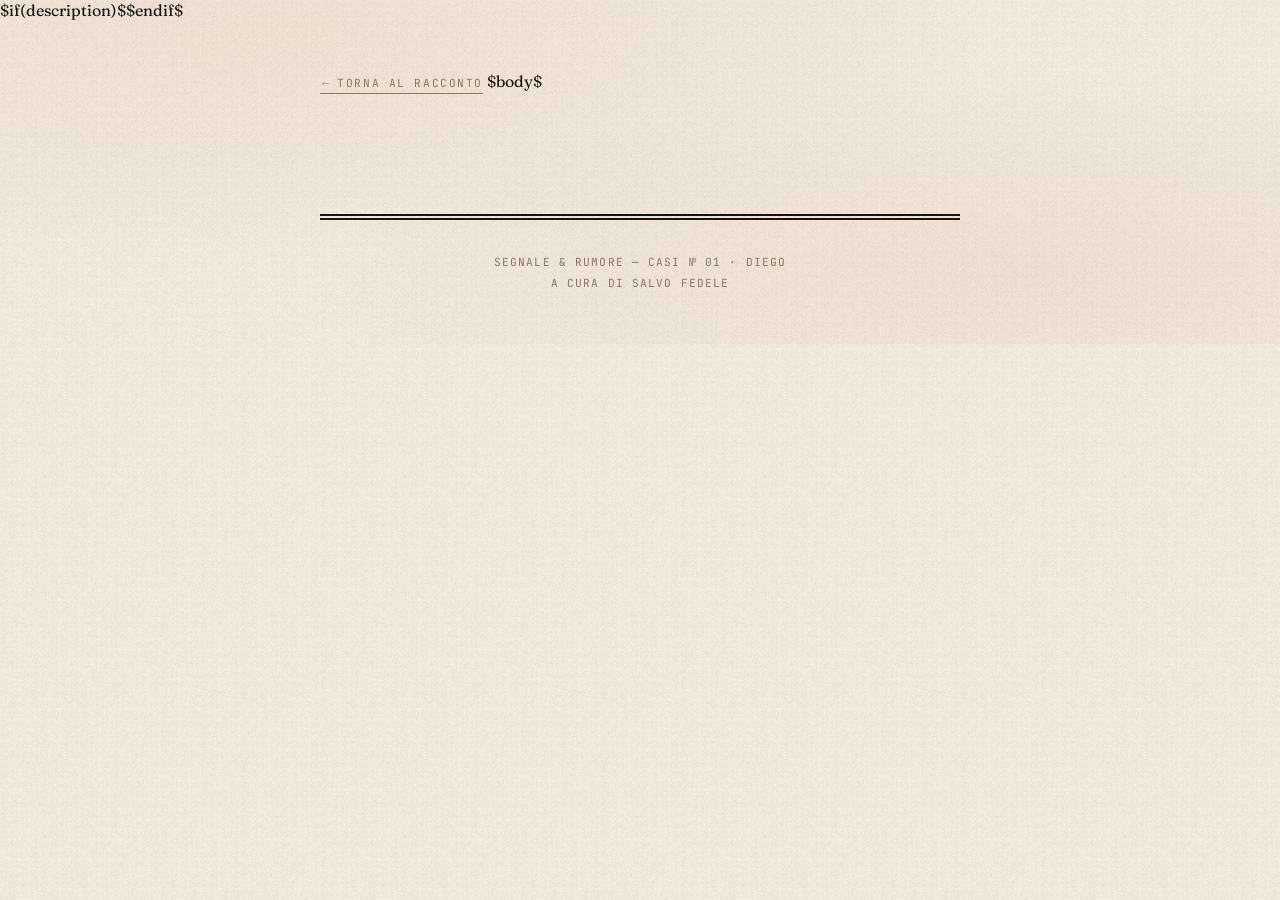
<file: assets/template.html>
<!doctype html>
<html lang="it">
<head>
<meta charset="utf-8">
<meta name="viewport" content="width=device-width,initial-scale=1">
<title>$title$ — Segnale &amp; Rumore</title>
$if(description)$<meta name="description" content="$description$">$endif$
<link rel="stylesheet" href="../assets/docs.css">
</head>
<body>
<main>
<a class="home-link" href="../index.html">Torna al racconto</a>
$body$
<div class="colophon">
  Segnale &amp; Rumore — Casi № 01 · Diego<br>
  A cura di Salvo Fedele
</div>
</main>
</body>
</html>
</file>
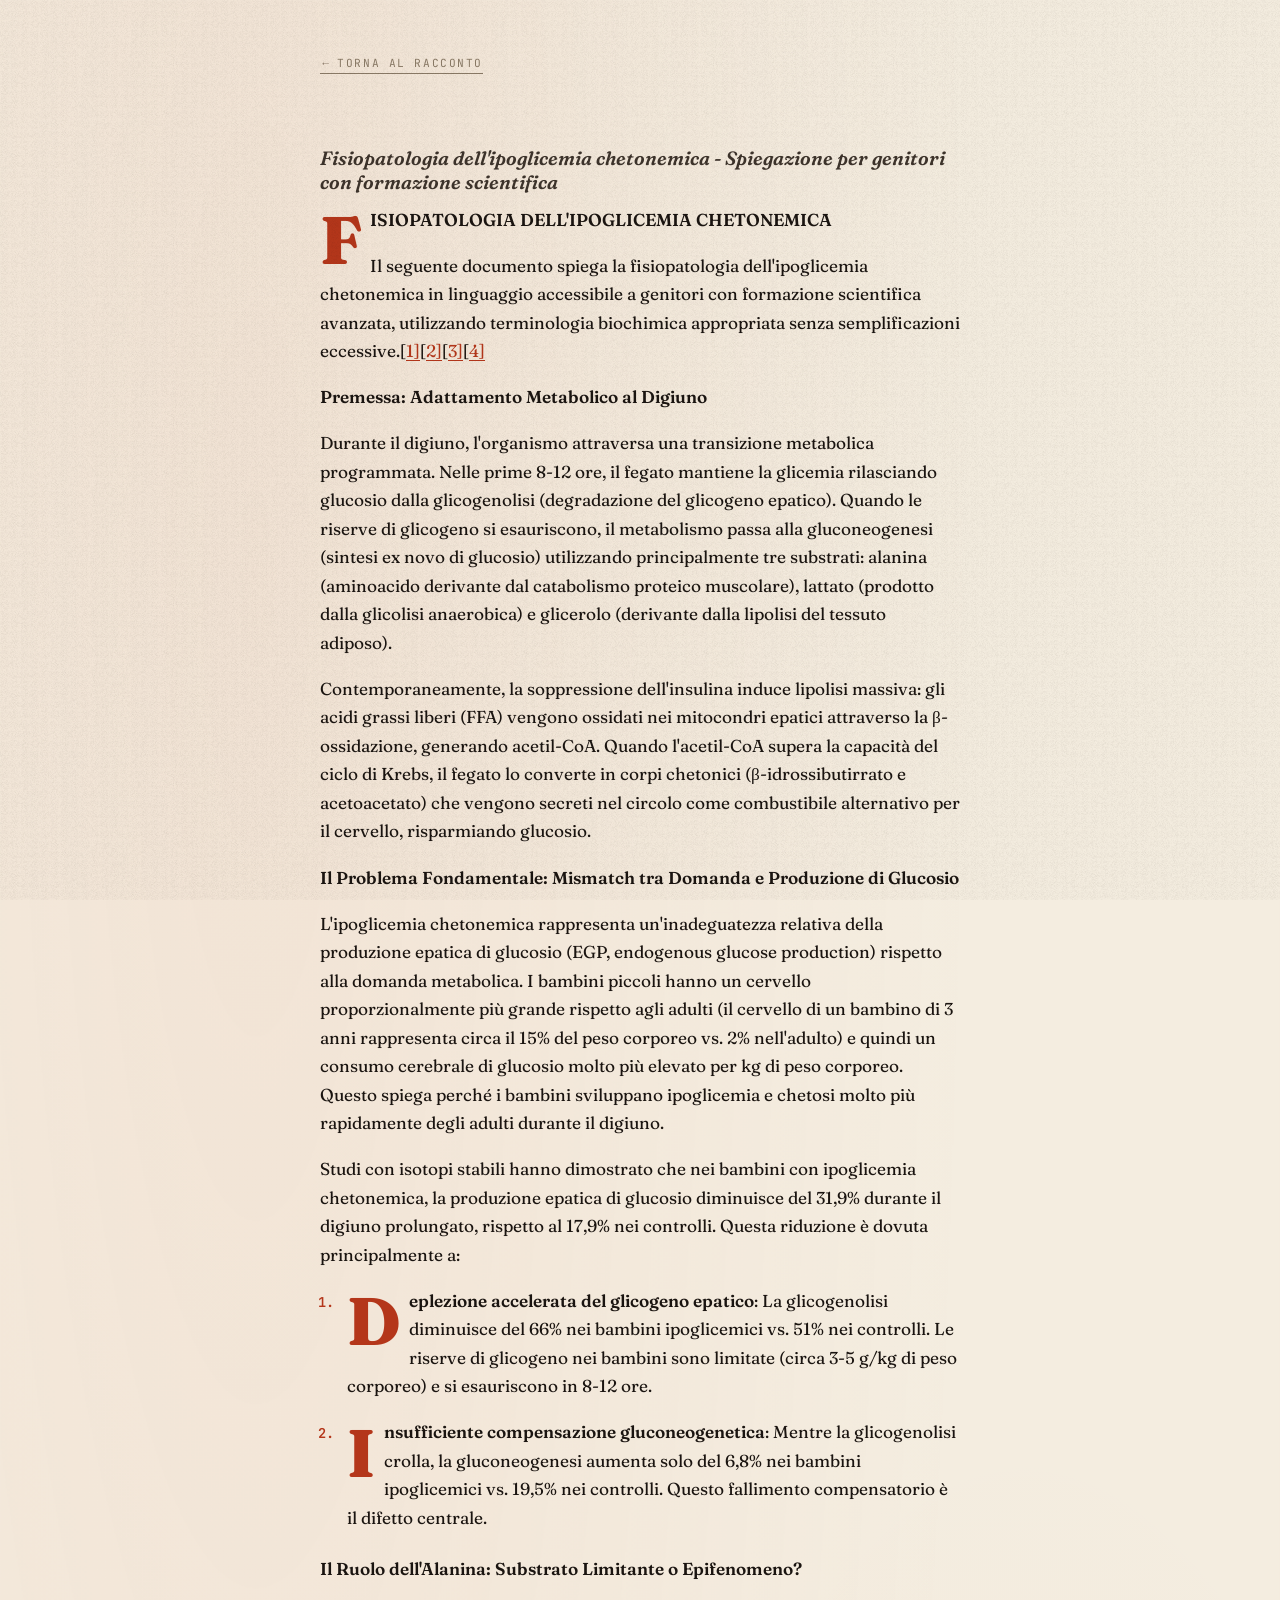
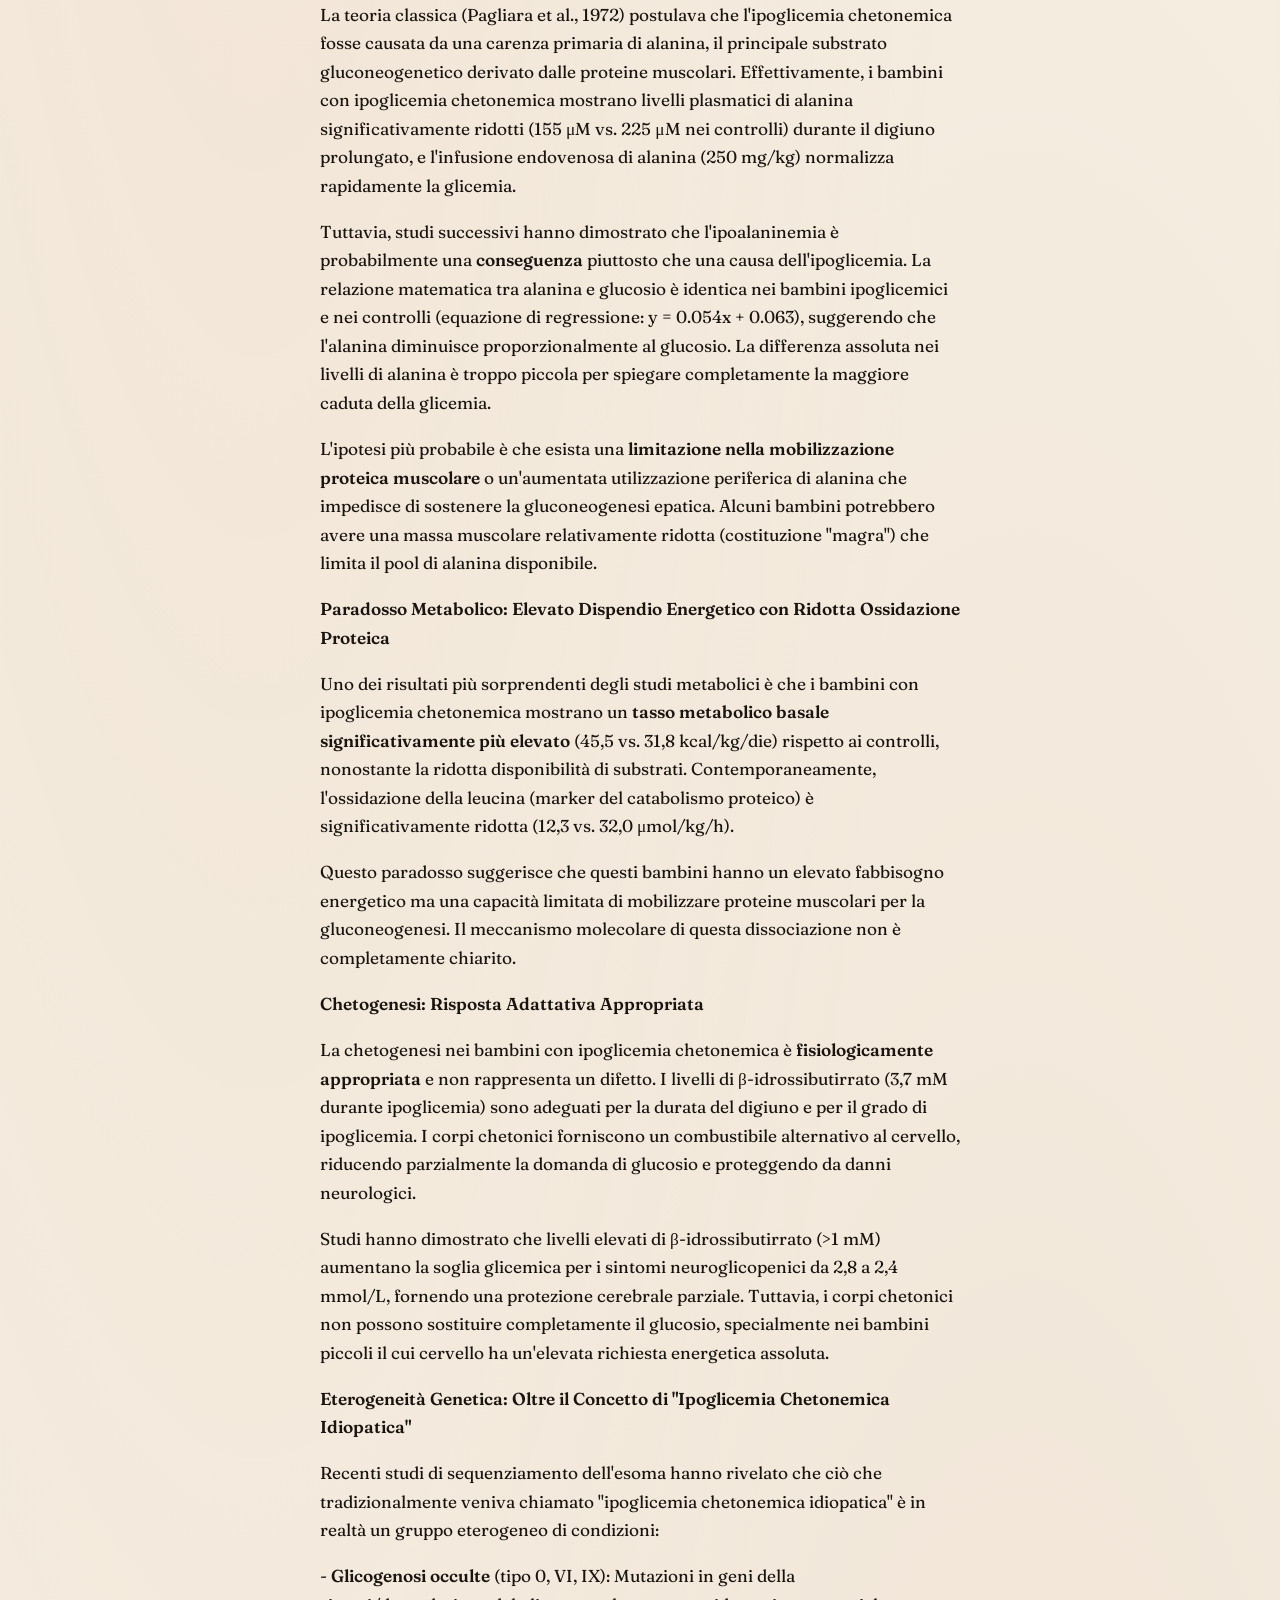
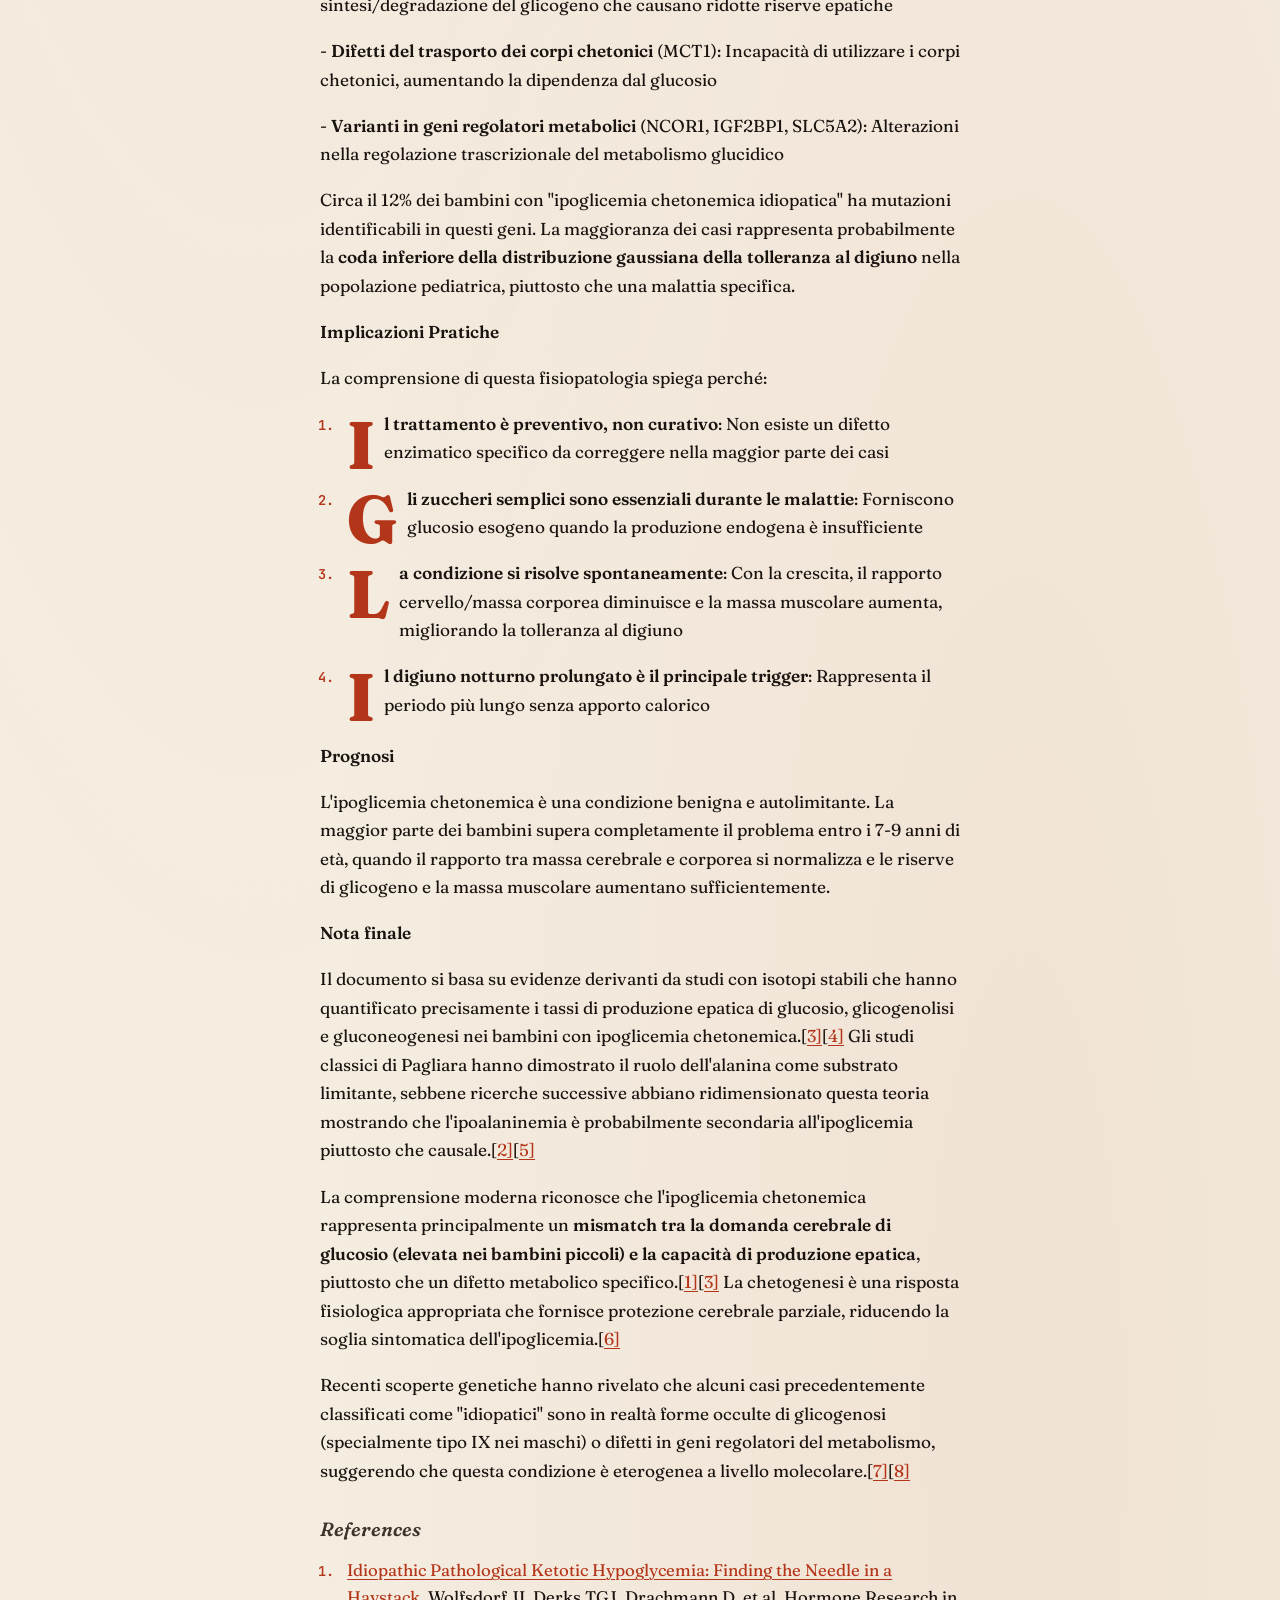
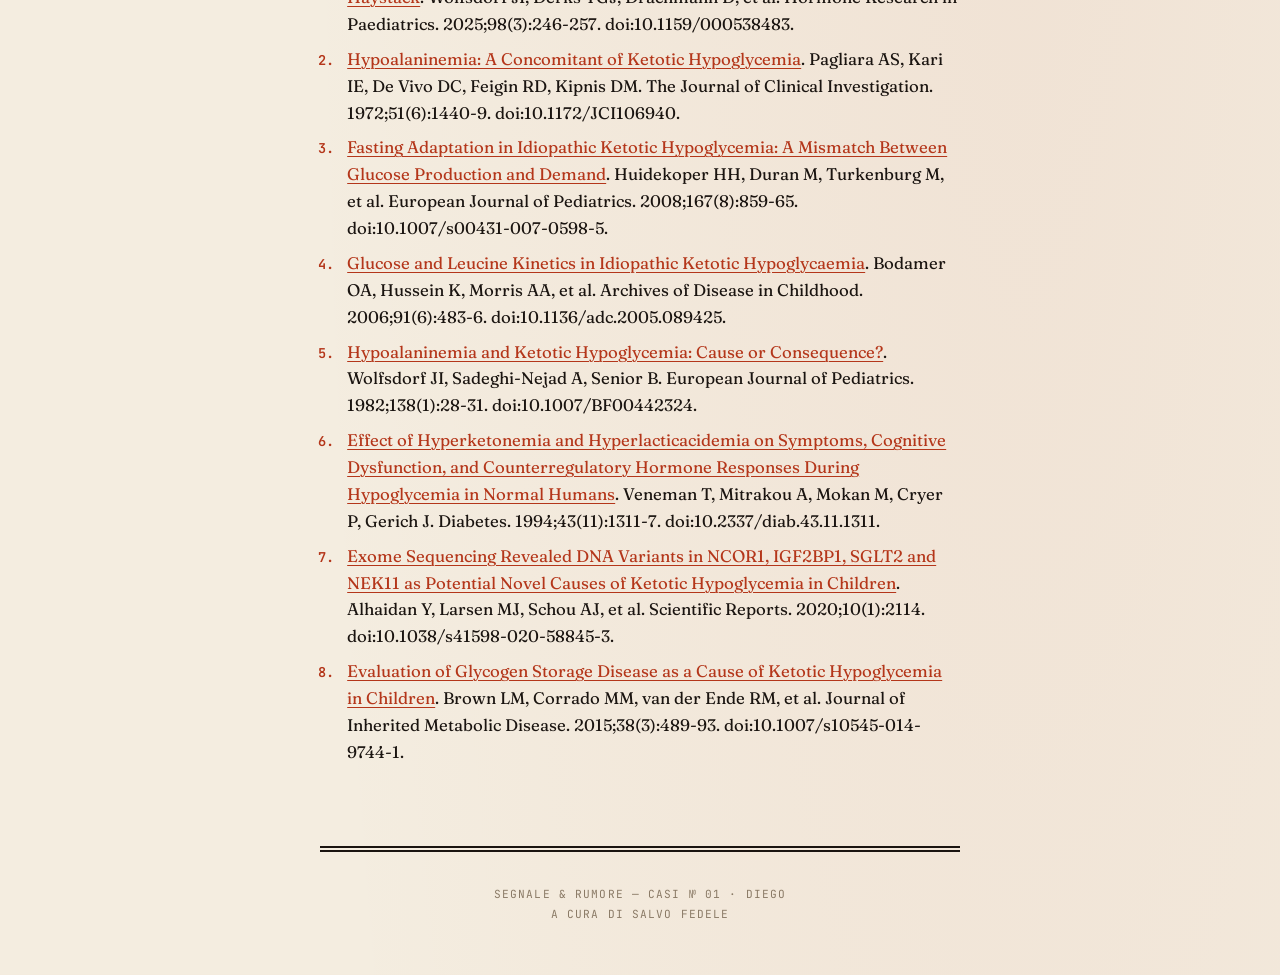
<file: docs-html/fisiopatologia.html>
<!doctype html>
<html lang="it">
<head>
<meta charset="utf-8">
<meta name="viewport" content="width=device-width,initial-scale=1">
<title>Fisiopatologia dell'ipoglicemia chetonemica - Spiegazione per
genitori con formazione scientifica — Segnale &amp; Rumore</title>

<link rel="stylesheet" href="../assets/docs.css">
</head>
<body>
<main>
<a class="home-link" href="../index.html">Torna al racconto</a>
<h3
id="fisiopatologia-dellipoglicemia-chetonemica---spiegazione-per-genitori-con-formazione-scientifica">Fisiopatologia
dell'ipoglicemia chetonemica - Spiegazione per genitori con formazione
scientifica</h3>
<p><strong>FISIOPATOLOGIA DELL'IPOGLICEMIA CHETONEMICA</strong></p>
<p>Il seguente documento spiega la fisiopatologia dell'ipoglicemia
chetonemica in linguaggio accessibile a genitori con formazione
scientifica avanzata, utilizzando terminologia biochimica appropriata
senza semplificazioni eccessive.[<a
href="https://pubmed.ncbi.nlm.nih.gov/38513624">1]</a>[<a
href="https://pubmed.ncbi.nlm.nih.gov/5024041">2]</a>[<a
href="https://pubmed.ncbi.nlm.nih.gov/17934759">3]</a>[<a
href="https://pubmed.ncbi.nlm.nih.gov/16443613">4]</a></p>
<p><strong>Premessa: Adattamento Metabolico al Digiuno</strong></p>
<p>Durante il digiuno, l'organismo attraversa una transizione metabolica
programmata. Nelle prime 8-12 ore, il fegato mantiene la glicemia
rilasciando glucosio dalla glicogenolisi (degradazione del glicogeno
epatico). Quando le riserve di glicogeno si esauriscono, il metabolismo
passa alla gluconeogenesi (sintesi ex novo di glucosio) utilizzando
principalmente tre substrati: alanina (aminoacido derivante dal
catabolismo proteico muscolare), lattato (prodotto dalla glicolisi
anaerobica) e glicerolo (derivante dalla lipolisi del tessuto
adiposo).</p>
<p>Contemporaneamente, la soppressione dell'insulina induce lipolisi
massiva: gli acidi grassi liberi (FFA) vengono ossidati nei mitocondri
epatici attraverso la β-ossidazione, generando acetil-CoA. Quando
l'acetil-CoA supera la capacità del ciclo di Krebs, il fegato lo
converte in corpi chetonici (β-idrossibutirrato e acetoacetato) che
vengono secreti nel circolo come combustibile alternativo per il
cervello, risparmiando glucosio.</p>
<p><strong>Il Problema Fondamentale: Mismatch tra Domanda e Produzione
di Glucosio</strong></p>
<p>L'ipoglicemia chetonemica rappresenta un'inadeguatezza relativa della
produzione epatica di glucosio (EGP, endogenous glucose production)
rispetto alla domanda metabolica. I bambini piccoli hanno un cervello
proporzionalmente più grande rispetto agli adulti (il cervello di un
bambino di 3 anni rappresenta circa il 15% del peso corporeo vs. 2%
nell'adulto) e quindi un consumo cerebrale di glucosio molto più elevato
per kg di peso corporeo. Questo spiega perché i bambini sviluppano
ipoglicemia e chetosi molto più rapidamente degli adulti durante il
digiuno.</p>
<p>Studi con isotopi stabili hanno dimostrato che nei bambini con
ipoglicemia chetonemica, la produzione epatica di glucosio diminuisce
del 31,9% durante il digiuno prolungato, rispetto al 17,9% nei
controlli. Questa riduzione è dovuta principalmente a:</p>
<ol type="1">
<li><p><strong>Deplezione accelerata del glicogeno epatico</strong>: La
glicogenolisi diminuisce del 66% nei bambini ipoglicemici vs. 51% nei
controlli. Le riserve di glicogeno nei bambini sono limitate (circa 3-5
g/kg di peso corporeo) e si esauriscono in 8-12 ore.</p></li>
<li><p><strong>Insufficiente compensazione gluconeogenetica</strong>:
Mentre la glicogenolisi crolla, la gluconeogenesi aumenta solo del 6,8%
nei bambini ipoglicemici vs. 19,5% nei controlli. Questo fallimento
compensatorio è il difetto centrale.</p></li>
</ol>
<p><strong>Il Ruolo dell'Alanina: Substrato Limitante o
Epifenomeno?</strong></p>
<p>La teoria classica (Pagliara et al., 1972) postulava che
l'ipoglicemia chetonemica fosse causata da una carenza primaria di
alanina, il principale substrato gluconeogenetico derivato dalle
proteine muscolari. Effettivamente, i bambini con ipoglicemia
chetonemica mostrano livelli plasmatici di alanina significativamente
ridotti (155 μM vs. 225 μM nei controlli) durante il digiuno prolungato,
e l'infusione endovenosa di alanina (250 mg/kg) normalizza rapidamente
la glicemia.</p>
<p>Tuttavia, studi successivi hanno dimostrato che l'ipoalaninemia è
probabilmente una <strong>conseguenza</strong> piuttosto che una causa
dell'ipoglicemia. La relazione matematica tra alanina e glucosio è
identica nei bambini ipoglicemici e nei controlli (equazione di
regressione: y = 0.054x + 0.063), suggerendo che l'alanina diminuisce
proporzionalmente al glucosio. La differenza assoluta nei livelli di
alanina è troppo piccola per spiegare completamente la maggiore caduta
della glicemia.</p>
<p>L'ipotesi più probabile è che esista una <strong>limitazione nella
mobilizzazione proteica muscolare</strong> o un'aumentata utilizzazione
periferica di alanina che impedisce di sostenere la gluconeogenesi
epatica. Alcuni bambini potrebbero avere una massa muscolare
relativamente ridotta (costituzione "magra") che limita il pool di
alanina disponibile.</p>
<p><strong>Paradosso Metabolico: Elevato Dispendio Energetico con
Ridotta Ossidazione Proteica</strong></p>
<p>Uno dei risultati più sorprendenti degli studi metabolici è che i
bambini con ipoglicemia chetonemica mostrano un <strong>tasso metabolico
basale significativamente più elevato</strong> (45,5 vs. 31,8
kcal/kg/die) rispetto ai controlli, nonostante la ridotta disponibilità
di substrati. Contemporaneamente, l'ossidazione della leucina (marker
del catabolismo proteico) è significativamente ridotta (12,3 vs. 32,0
μmol/kg/h).</p>
<p>Questo paradosso suggerisce che questi bambini hanno un elevato
fabbisogno energetico ma una capacità limitata di mobilizzare proteine
muscolari per la gluconeogenesi. Il meccanismo molecolare di questa
dissociazione non è completamente chiarito.</p>
<p><strong>Chetogenesi: Risposta Adattativa Appropriata</strong></p>
<p>La chetogenesi nei bambini con ipoglicemia chetonemica è
<strong>fisiologicamente appropriata</strong> e non rappresenta un
difetto. I livelli di β-idrossibutirrato (3,7 mM durante ipoglicemia)
sono adeguati per la durata del digiuno e per il grado di ipoglicemia. I
corpi chetonici forniscono un combustibile alternativo al cervello,
riducendo parzialmente la domanda di glucosio e proteggendo da danni
neurologici.</p>
<p>Studi hanno dimostrato che livelli elevati di β-idrossibutirrato
(&gt;1 mM) aumentano la soglia glicemica per i sintomi neuroglicopenici
da 2,8 a 2,4 mmol/L, fornendo una protezione cerebrale parziale.
Tuttavia, i corpi chetonici non possono sostituire completamente il
glucosio, specialmente nei bambini piccoli il cui cervello ha un'elevata
richiesta energetica assoluta.</p>
<p><strong>Eterogeneità Genetica: Oltre il Concetto di "Ipoglicemia
Chetonemica Idiopatica"</strong></p>
<p>Recenti studi di sequenziamento dell'esoma hanno rivelato che ciò che
tradizionalmente veniva chiamato "ipoglicemia chetonemica idiopatica" è
in realtà un gruppo eterogeneo di condizioni:</p>
<p>- <strong>Glicogenosi occulte</strong> (tipo 0, VI, IX): Mutazioni in
geni della sintesi/degradazione del glicogeno che causano ridotte
riserve epatiche</p>
<p>- <strong>Difetti del trasporto dei corpi chetonici</strong> (MCT1):
Incapacità di utilizzare i corpi chetonici, aumentando la dipendenza dal
glucosio</p>
<p>- <strong>Varianti in geni regolatori metabolici</strong> (NCOR1,
IGF2BP1, SLC5A2): Alterazioni nella regolazione trascrizionale del
metabolismo glucidico</p>
<p>Circa il 12% dei bambini con "ipoglicemia chetonemica idiopatica" ha
mutazioni identificabili in questi geni. La maggioranza dei casi
rappresenta probabilmente la <strong>coda inferiore della distribuzione
gaussiana della tolleranza al digiuno</strong> nella popolazione
pediatrica, piuttosto che una malattia specifica.</p>
<p><strong>Implicazioni Pratiche</strong></p>
<p>La comprensione di questa fisiopatologia spiega perché:</p>
<ol type="1">
<li><p><strong>Il trattamento è preventivo, non curativo</strong>: Non
esiste un difetto enzimatico specifico da correggere nella maggior parte
dei casi</p></li>
<li><p><strong>Gli zuccheri semplici sono essenziali durante le
malattie</strong>: Forniscono glucosio esogeno quando la produzione
endogena è insufficiente</p></li>
<li><p><strong>La condizione si risolve spontaneamente</strong>: Con la
crescita, il rapporto cervello/massa corporea diminuisce e la massa
muscolare aumenta, migliorando la tolleranza al digiuno</p></li>
<li><p><strong>Il digiuno notturno prolungato è il principale
trigger</strong>: Rappresenta il periodo più lungo senza apporto
calorico</p></li>
</ol>
<p><strong>Prognosi</strong></p>
<p>L'ipoglicemia chetonemica è una condizione benigna e autolimitante.
La maggior parte dei bambini supera completamente il problema entro i
7-9 anni di età, quando il rapporto tra massa cerebrale e corporea si
normalizza e le riserve di glicogeno e la massa muscolare aumentano
sufficientemente.</p>
<p><strong>Nota finale</strong></p>
<p>Il documento si basa su evidenze derivanti da studi con isotopi
stabili che hanno quantificato precisamente i tassi di produzione
epatica di glucosio, glicogenolisi e gluconeogenesi nei bambini con
ipoglicemia chetonemica.[<a
href="https://pubmed.ncbi.nlm.nih.gov/17934759">3]</a>[<a
href="https://pubmed.ncbi.nlm.nih.gov/16443613">4]</a> Gli studi
classici di Pagliara hanno dimostrato il ruolo dell'alanina come
substrato limitante, sebbene ricerche successive abbiano ridimensionato
questa teoria mostrando che l'ipoalaninemia è probabilmente secondaria
all'ipoglicemia piuttosto che causale.[<a
href="https://pubmed.ncbi.nlm.nih.gov/5024041">2]</a>[<a
href="https://pubmed.ncbi.nlm.nih.gov/7075623">5]</a></p>
<p>La comprensione moderna riconosce che l'ipoglicemia chetonemica
rappresenta principalmente un <strong>mismatch tra la domanda cerebrale
di glucosio (elevata nei bambini piccoli) e la capacità di produzione
epatica</strong>, piuttosto che un difetto metabolico specifico.[<a
href="https://pubmed.ncbi.nlm.nih.gov/38513624">1]</a>[<a
href="https://pubmed.ncbi.nlm.nih.gov/17934759">3]</a> La chetogenesi è
una risposta fisiologica appropriata che fornisce protezione cerebrale
parziale, riducendo la soglia sintomatica dell'ipoglicemia.[<a
href="https://pubmed.ncbi.nlm.nih.gov/7926305">6]</a></p>
<p>Recenti scoperte genetiche hanno rivelato che alcuni casi
precedentemente classificati come "idiopatici" sono in realtà forme
occulte di glicogenosi (specialmente tipo IX nei maschi) o difetti in
geni regolatori del metabolismo, suggerendo che questa condizione è
eterogenea a livello molecolare.[<a
href="https://pubmed.ncbi.nlm.nih.gov/32034166">7]</a>[<a
href="https://pubmed.ncbi.nlm.nih.gov/25070466">8]</a></p>
<h3 id="references">References</h3>
<ol type="1">
<li><a href="https://pubmed.ncbi.nlm.nih.gov/38513624">Idiopathic
Pathological Ketotic Hypoglycemia: Finding the Needle in a Haystack</a>.
Wolfsdorf JI, Derks TGJ, Drachmann D, et al. Hormone Research in
Paediatrics. 2025;98(3):246-257. doi:10.1159/000538483.</li>
<li><a href="https://pubmed.ncbi.nlm.nih.gov/5024041">Hypoalaninemia: A
Concomitant of Ketotic Hypoglycemia</a>. Pagliara AS, Kari IE, De Vivo
DC, Feigin RD, Kipnis DM. The Journal of Clinical Investigation.
1972;51(6):1440-9. doi:10.1172/JCI106940.</li>
<li><a href="https://pubmed.ncbi.nlm.nih.gov/17934759">Fasting
Adaptation in Idiopathic Ketotic Hypoglycemia: A Mismatch Between
Glucose Production and Demand</a>. Huidekoper HH, Duran M, Turkenburg M,
et al. European Journal of Pediatrics. 2008;167(8):859-65.
doi:10.1007/s00431-007-0598-5.</li>
<li><a href="https://pubmed.ncbi.nlm.nih.gov/16443613">Glucose and
Leucine Kinetics in Idiopathic Ketotic Hypoglycaemia</a>. Bodamer OA,
Hussein K, Morris AA, et al. Archives of Disease in Childhood.
2006;91(6):483-6. doi:10.1136/adc.2005.089425.</li>
<li><a href="https://pubmed.ncbi.nlm.nih.gov/7075623">Hypoalaninemia and
Ketotic Hypoglycemia: Cause or Consequence?</a>. Wolfsdorf JI,
Sadeghi-Nejad A, Senior B. European Journal of Pediatrics.
1982;138(1):28-31. doi:10.1007/BF00442324.</li>
<li><a href="https://pubmed.ncbi.nlm.nih.gov/7926305">Effect of
Hyperketonemia and Hyperlacticacidemia on Symptoms, Cognitive
Dysfunction, and Counterregulatory Hormone Responses During Hypoglycemia
in Normal Humans</a>. Veneman T, Mitrakou A, Mokan M, Cryer P, Gerich J.
Diabetes. 1994;43(11):1311-7. doi:10.2337/diab.43.11.1311.</li>
<li><a href="https://pubmed.ncbi.nlm.nih.gov/32034166">Exome Sequencing
Revealed DNA Variants in NCOR1, IGF2BP1, SGLT2 and NEK11 as Potential
Novel Causes of Ketotic Hypoglycemia in Children</a>. Alhaidan Y, Larsen
MJ, Schou AJ, et al. Scientific Reports. 2020;10(1):2114.
doi:10.1038/s41598-020-58845-3.</li>
<li><a href="https://pubmed.ncbi.nlm.nih.gov/25070466">Evaluation of
Glycogen Storage Disease as a Cause of Ketotic Hypoglycemia in
Children</a>. Brown LM, Corrado MM, van der Ende RM, et al. Journal of
Inherited Metabolic Disease. 2015;38(3):489-93.
doi:10.1007/s10545-014-9744-1.</li>
</ol>
<div class="colophon">
  Segnale &amp; Rumore — Casi № 01 · Diego<br>
  A cura di Salvo Fedele
</div>
</main>
</body>
</html>
</file>
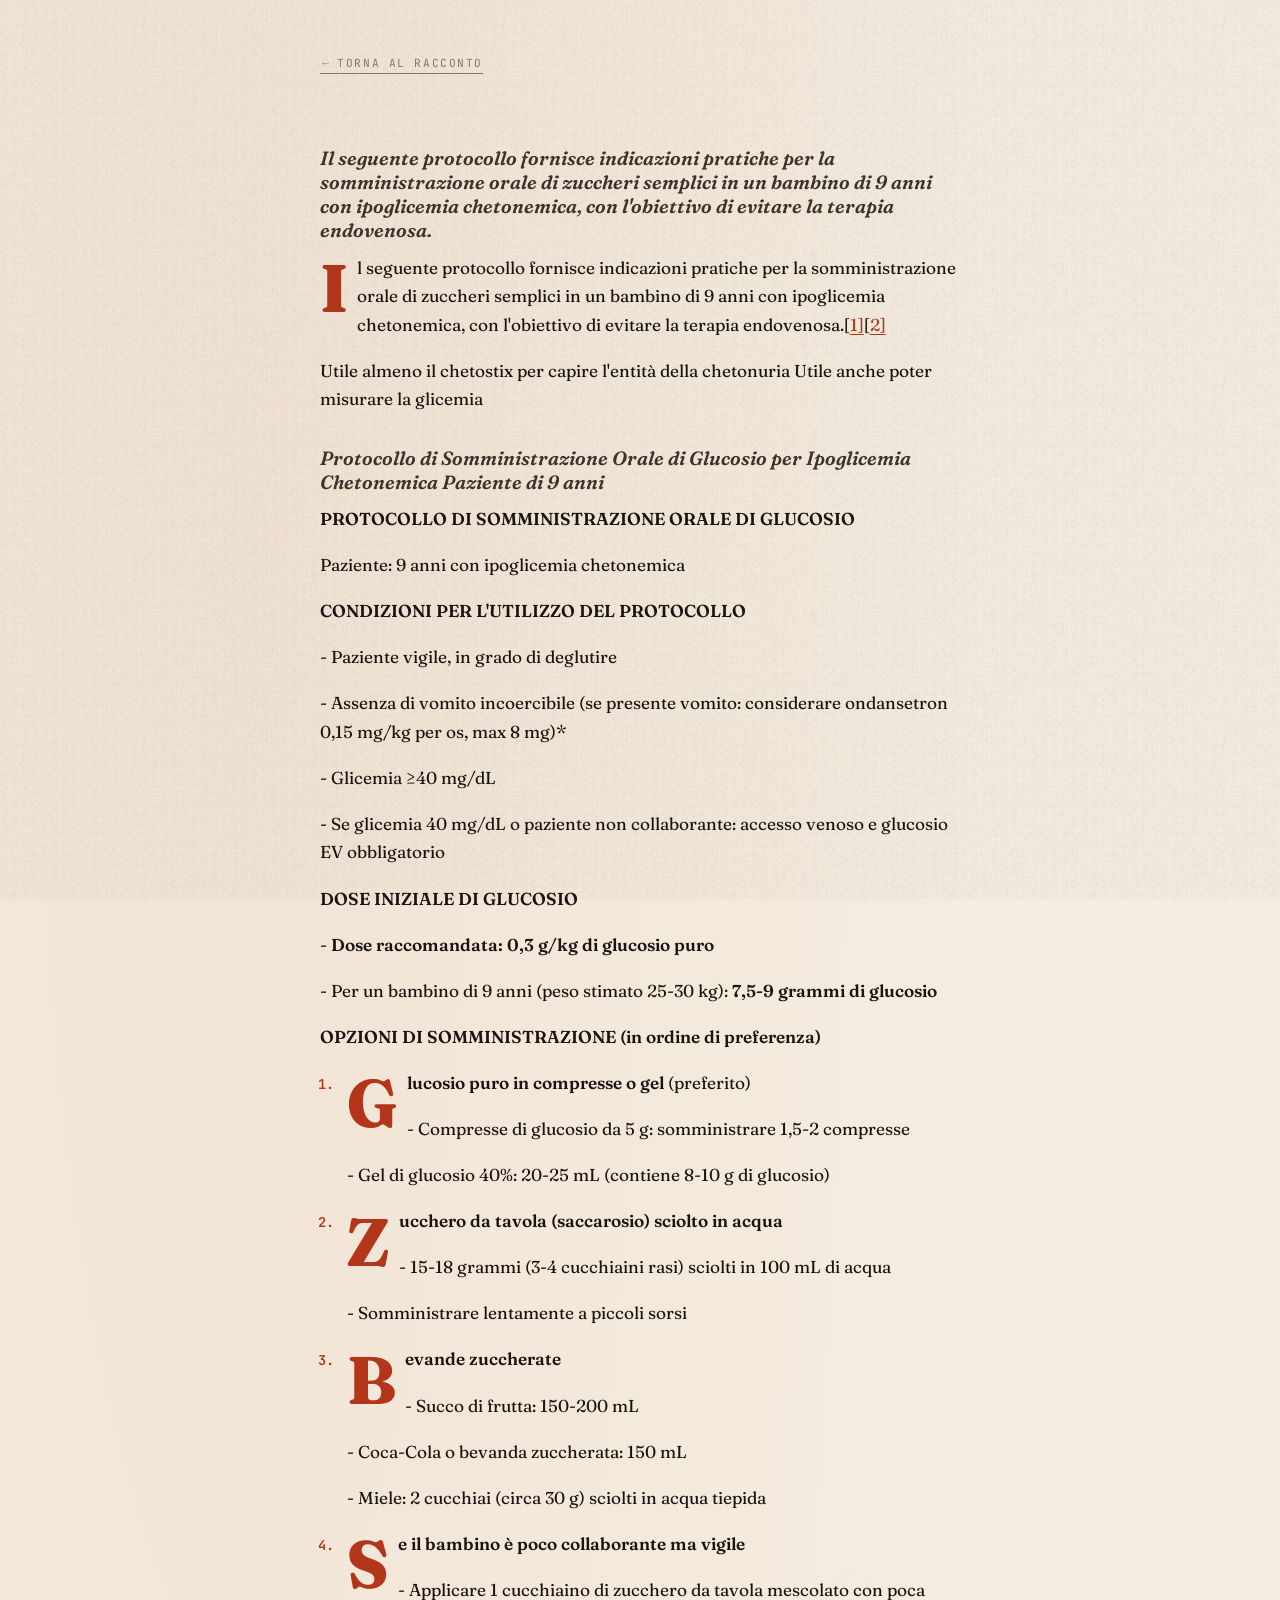
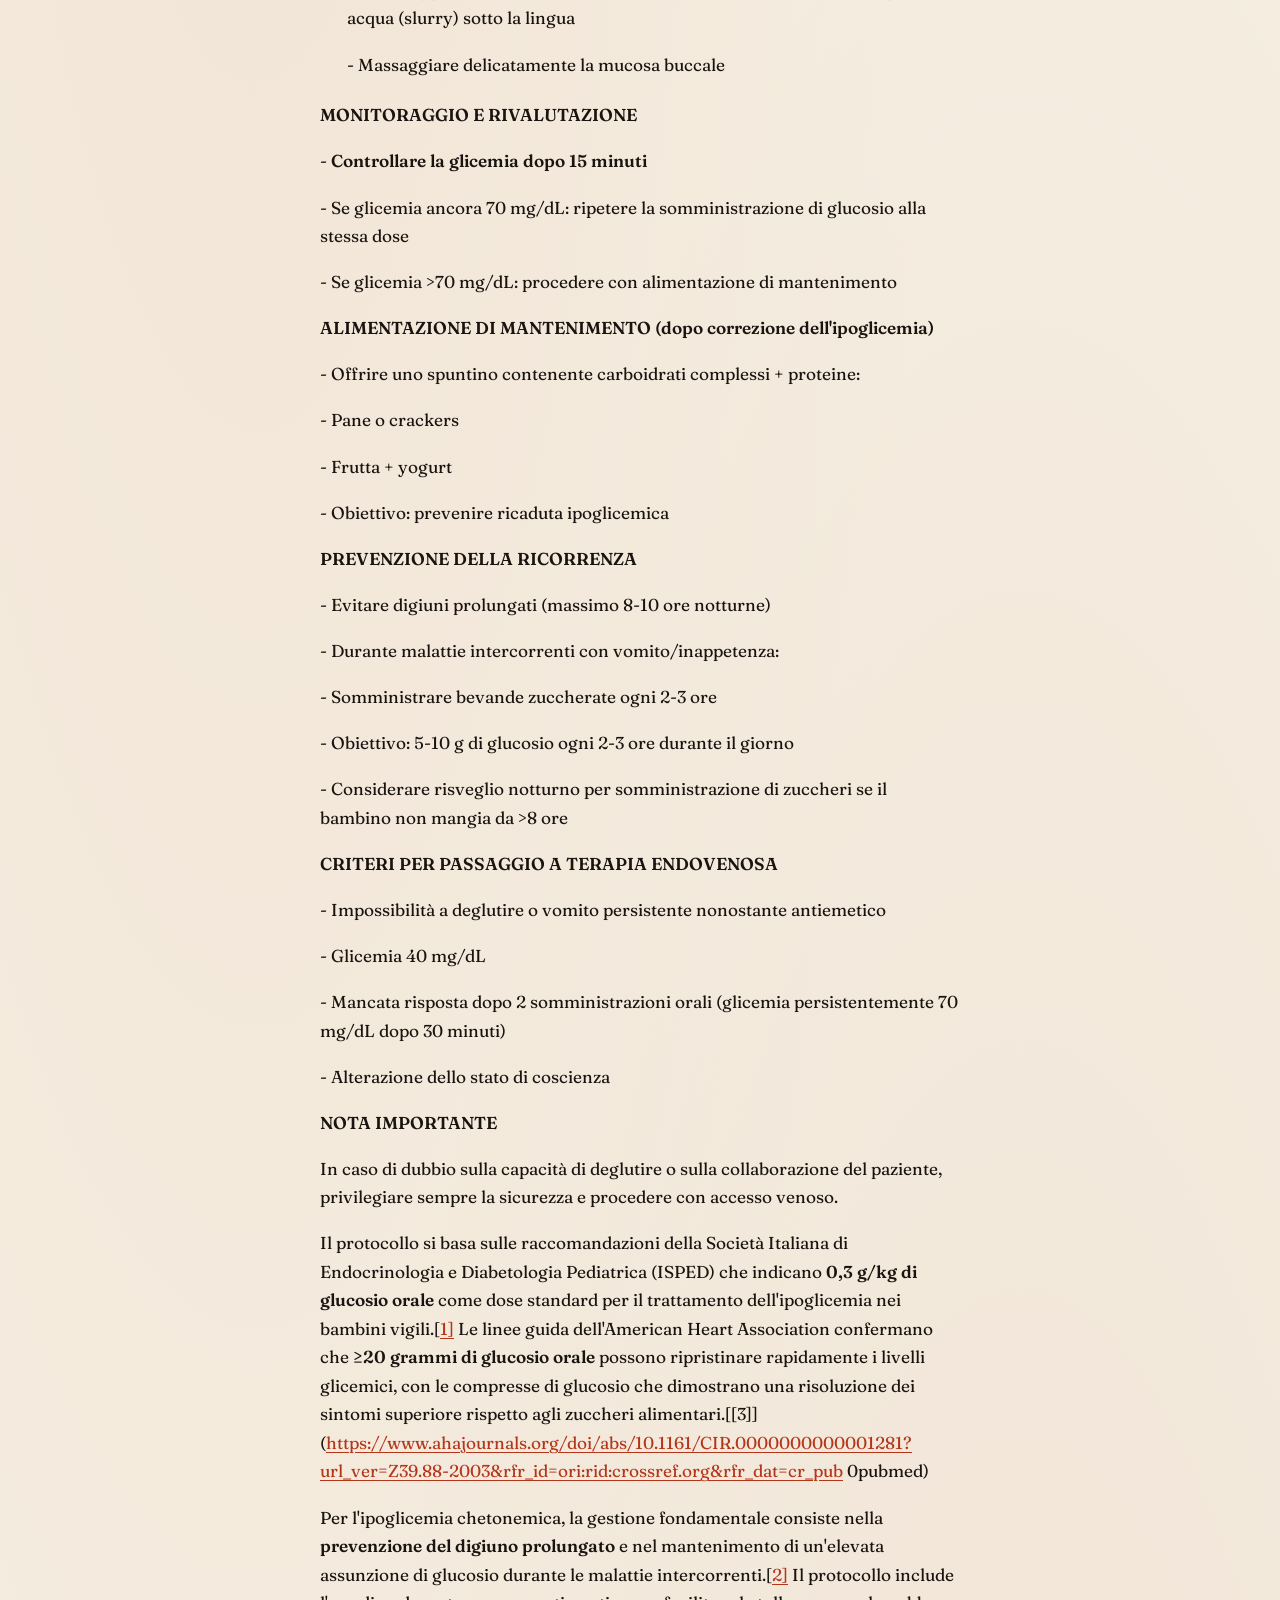
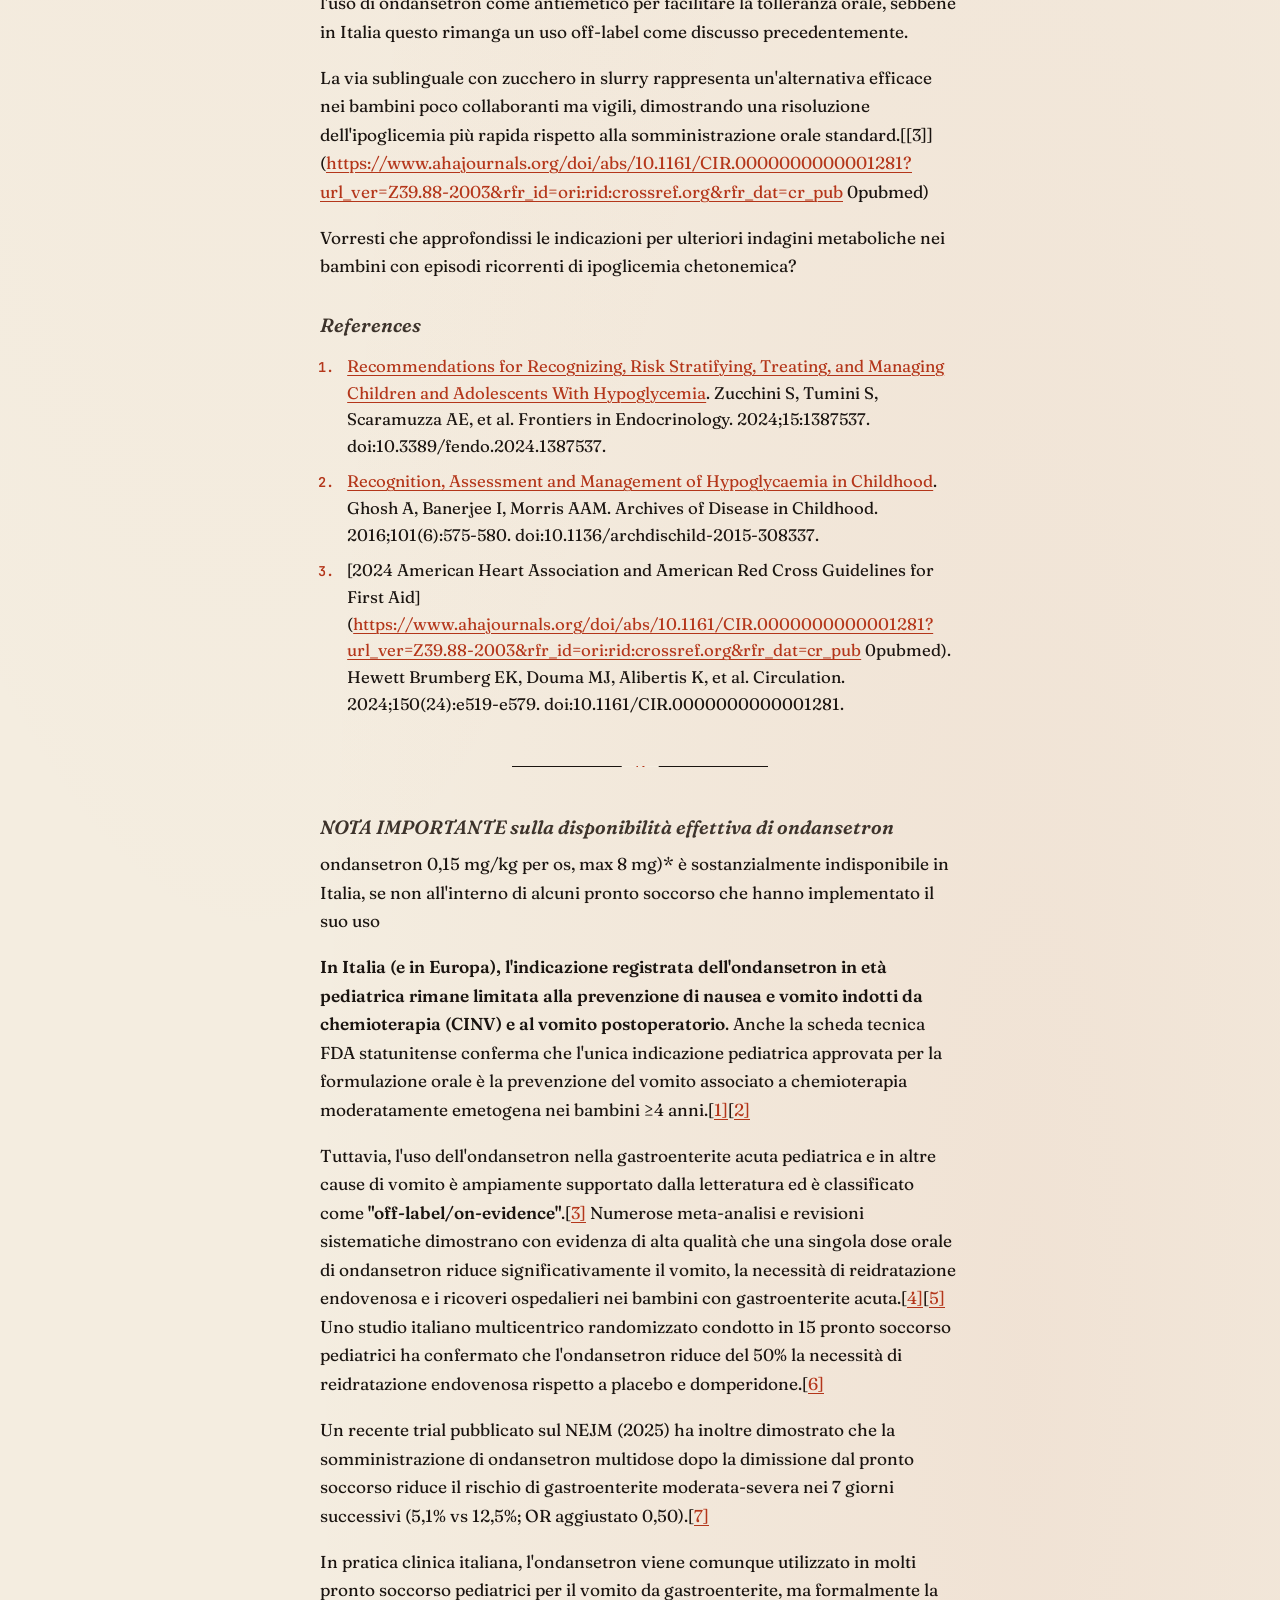
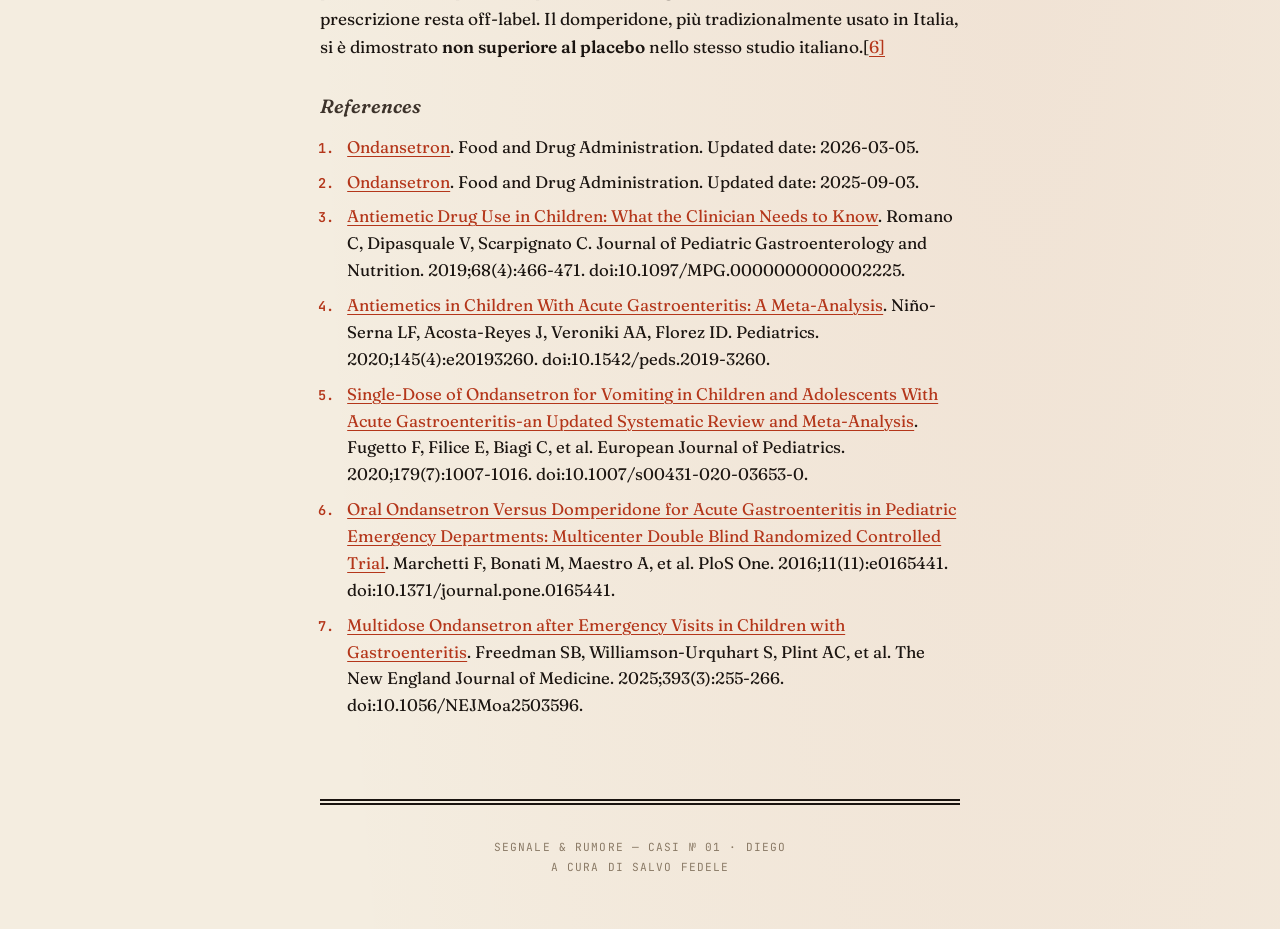
<file: docs-html/protocollo.html>
<!doctype html>
<html lang="it">
<head>
<meta charset="utf-8">
<meta name="viewport" content="width=device-width,initial-scale=1">
<title>Il seguente protocollo fornisce indicazioni pratiche per la
somministrazione orale di zuccheri semplici in un bambino di 9 anni con
ipoglicemia chetonemica, con l'obiettivo di evitare la terapia
endovenosa. — Segnale &amp; Rumore</title>

<link rel="stylesheet" href="../assets/docs.css">
</head>
<body>
<main>
<a class="home-link" href="../index.html">Torna al racconto</a>
<h3
id="[base64]">Il
seguente protocollo fornisce indicazioni pratiche per la
somministrazione orale di zuccheri semplici in un bambino di 9 anni con
ipoglicemia chetonemica, con l'obiettivo di evitare la terapia
endovenosa.</h3>
<p>Il seguente protocollo fornisce indicazioni pratiche per la
somministrazione orale di zuccheri semplici in un bambino di 9 anni con
ipoglicemia chetonemica, con l'obiettivo di evitare la terapia
endovenosa.[<a href="https://pubmed.ncbi.nlm.nih.gov/38894740">1]</a>[<a
href="https://pubmed.ncbi.nlm.nih.gov/26718813">2]</a></p>
<p>Utile almeno il chetostix per capire l'entità della chetonuria Utile
anche poter misurare la glicemia</p>
<h3
id="protocollo-di-somministrazione-orale-di-glucosio-per-ipoglicemia-chetonemica-paziente-di-9-anni">Protocollo
di Somministrazione Orale di Glucosio per Ipoglicemia Chetonemica
Paziente di 9 anni</h3>
<p><strong>PROTOCOLLO DI SOMMINISTRAZIONE ORALE DI GLUCOSIO</strong></p>
<p>Paziente: 9 anni con ipoglicemia chetonemica</p>
<p><strong>CONDIZIONI PER L'UTILIZZO DEL PROTOCOLLO</strong></p>
<p>- Paziente vigile, in grado di deglutire</p>
<p>- Assenza di vomito incoercibile (se presente vomito: considerare
ondansetron 0,15 mg/kg per os, max 8 mg)*</p>
<p>- Glicemia ≥40 mg/dL</p>
<p>- Se glicemia 40 mg/dL o paziente non collaborante: accesso venoso e
glucosio EV obbligatorio</p>
<p><strong>DOSE INIZIALE DI GLUCOSIO</strong></p>
<p>- <strong>Dose raccomandata: 0,3 g/kg di glucosio puro</strong></p>
<p>- Per un bambino di 9 anni (peso stimato 25-30 kg): <strong>7,5-9
grammi di glucosio</strong></p>
<p><strong>OPZIONI DI SOMMINISTRAZIONE (in ordine di
preferenza)</strong></p>
<ol type="1">
<li><p><strong>Glucosio puro in compresse o gel</strong> (preferito)</p>
<p>- Compresse di glucosio da 5 g: somministrare 1,5-2 compresse</p>
<p>- Gel di glucosio 40%: 20-25 mL (contiene 8-10 g di
glucosio)</p></li>
<li><p><strong>Zucchero da tavola (saccarosio) sciolto in
acqua</strong></p>
<p>- 15-18 grammi (3-4 cucchiaini rasi) sciolti in 100 mL di acqua</p>
<p>- Somministrare lentamente a piccoli sorsi</p></li>
<li><p><strong>Bevande zuccherate</strong></p>
<p>- Succo di frutta: 150-200 mL</p>
<p>- Coca-Cola o bevanda zuccherata: 150 mL</p>
<p>- Miele: 2 cucchiai (circa 30 g) sciolti in acqua tiepida</p></li>
<li><p><strong>Se il bambino è poco collaborante ma vigile</strong></p>
<p>- Applicare 1 cucchiaino di zucchero da tavola mescolato con poca
acqua (slurry) sotto la lingua</p>
<p>- Massaggiare delicatamente la mucosa buccale</p></li>
</ol>
<p><strong>MONITORAGGIO E RIVALUTAZIONE</strong></p>
<p>- <strong>Controllare la glicemia dopo 15 minuti</strong></p>
<p>- Se glicemia ancora 70 mg/dL: ripetere la somministrazione di
glucosio alla stessa dose</p>
<p>- Se glicemia &gt;70 mg/dL: procedere con alimentazione di
mantenimento</p>
<p><strong>ALIMENTAZIONE DI MANTENIMENTO (dopo correzione
dell'ipoglicemia)</strong></p>
<p>- Offrire uno spuntino contenente carboidrati complessi +
proteine:</p>
<p>- Pane o crackers</p>
<p>- Frutta + yogurt</p>
<p>- Obiettivo: prevenire ricaduta ipoglicemica</p>
<p><strong>PREVENZIONE DELLA RICORRENZA</strong></p>
<p>- Evitare digiuni prolungati (massimo 8-10 ore notturne)</p>
<p>- Durante malattie intercorrenti con vomito/inappetenza:</p>
<p>- Somministrare bevande zuccherate ogni 2-3 ore</p>
<p>- Obiettivo: 5-10 g di glucosio ogni 2-3 ore durante il giorno</p>
<p>- Considerare risveglio notturno per somministrazione di zuccheri se
il bambino non mangia da &gt;8 ore</p>
<p><strong>CRITERI PER PASSAGGIO A TERAPIA ENDOVENOSA</strong></p>
<p>- Impossibilità a deglutire o vomito persistente nonostante
antiemetico</p>
<p>- Glicemia 40 mg/dL</p>
<p>- Mancata risposta dopo 2 somministrazioni orali (glicemia
persistentemente 70 mg/dL dopo 30 minuti)</p>
<p>- Alterazione dello stato di coscienza</p>
<p><strong>NOTA IMPORTANTE</strong></p>
<p>In caso di dubbio sulla capacità di deglutire o sulla collaborazione
del paziente, privilegiare sempre la sicurezza e procedere con accesso
venoso.</p>
<p>Il protocollo si basa sulle raccomandazioni della Società Italiana di
Endocrinologia e Diabetologia Pediatrica (ISPED) che indicano
<strong>0,3 g/kg di glucosio orale</strong> come dose standard per il
trattamento dell'ipoglicemia nei bambini vigili.[<a
href="https://pubmed.ncbi.nlm.nih.gov/38894740">1]</a> Le linee guida
dell'American Heart Association confermano che <strong>≥20 grammi di
glucosio orale</strong> possono ripristinare rapidamente i livelli
glicemici, con le compresse di glucosio che dimostrano una risoluzione
dei sintomi superiore rispetto agli zuccheri alimentari.[[3]](<a
href="https://www.ahajournals.org/doi/abs/10.1161/CIR.0000000000001281?url_ver=Z39.88-2003&amp;rfr_id=ori:rid:crossref.org&amp;rfr_dat=cr_pub">https://www.ahajournals.org/doi/abs/10.1161/CIR.0000000000001281?url_ver=Z39.88-2003&amp;rfr_id=ori:rid:crossref.org&amp;rfr_dat=cr_pub</a>
0pubmed)</p>
<p>Per l'ipoglicemia chetonemica, la gestione fondamentale consiste
nella <strong>prevenzione del digiuno prolungato</strong> e nel
mantenimento di un'elevata assunzione di glucosio durante le malattie
intercorrenti.[<a href="https://pubmed.ncbi.nlm.nih.gov/26718813">2]</a>
Il protocollo include l'uso di ondansetron come antiemetico per
facilitare la tolleranza orale, sebbene in Italia questo rimanga un uso
off-label come discusso precedentemente.</p>
<p>La via sublinguale con zucchero in slurry rappresenta un'alternativa
efficace nei bambini poco collaboranti ma vigili, dimostrando una
risoluzione dell'ipoglicemia più rapida rispetto alla somministrazione
orale standard.[[3]](<a
href="https://www.ahajournals.org/doi/abs/10.1161/CIR.0000000000001281?url_ver=Z39.88-2003&amp;rfr_id=ori:rid:crossref.org&amp;rfr_dat=cr_pub">https://www.ahajournals.org/doi/abs/10.1161/CIR.0000000000001281?url_ver=Z39.88-2003&amp;rfr_id=ori:rid:crossref.org&amp;rfr_dat=cr_pub</a>
0pubmed)</p>
<p>Vorresti che approfondissi le indicazioni per ulteriori indagini
metaboliche nei bambini con episodi ricorrenti di ipoglicemia
chetonemica?</p>
<h3 id="references">References</h3>
<ol type="1">
<li><a href="https://pubmed.ncbi.nlm.nih.gov/38894740">Recommendations
for Recognizing, Risk Stratifying, Treating, and Managing Children and
Adolescents With Hypoglycemia</a>. Zucchini S, Tumini S, Scaramuzza AE,
et al. Frontiers in Endocrinology. 2024;15:1387537.
doi:10.3389/fendo.2024.1387537.</li>
<li><a href="https://pubmed.ncbi.nlm.nih.gov/26718813">Recognition,
Assessment and Management of Hypoglycaemia in Childhood</a>. Ghosh A,
Banerjee I, Morris AAM. Archives of Disease in Childhood.
2016;101(6):575-580. doi:10.1136/archdischild-2015-308337.</li>
<li>[2024 American Heart Association and American Red Cross Guidelines
for First Aid](<a
href="https://www.ahajournals.org/doi/abs/10.1161/CIR.0000000000001281?url_ver=Z39.88-2003&amp;rfr_id=ori:rid:crossref.org&amp;rfr_dat=cr_pub">https://www.ahajournals.org/doi/abs/10.1161/CIR.0000000000001281?url_ver=Z39.88-2003&amp;rfr_id=ori:rid:crossref.org&amp;rfr_dat=cr_pub</a>
0pubmed). Hewett Brumberg EK, Douma MJ, Alibertis K, et al. Circulation.
2024;150(24):e519-e579. doi:10.1161/CIR.0000000000001281.</li>
</ol>
<hr />
<h3
id="nota-importante-sulla-disponibilità-effettiva-di-ondansetron">NOTA
IMPORTANTE sulla disponibilità effettiva di ondansetron</h3>
<p>ondansetron 0,15 mg/kg per os, max 8 mg)* è sostanzialmente
indisponibile in Italia, se non all'interno di alcuni pronto soccorso
che hanno implementato il suo uso</p>
<p><strong>In Italia (e in Europa), l'indicazione registrata
dell'ondansetron in età pediatrica rimane limitata alla prevenzione di
nausea e vomito indotti da chemioterapia (CINV) e al vomito
postoperatorio</strong>. Anche la scheda tecnica FDA statunitense
conferma che l'unica indicazione pediatrica approvata per la
formulazione orale è la prevenzione del vomito associato a chemioterapia
moderatamente emetogena nei bambini ≥4 anni.[<a
href="https://dailymed.nlm.nih.gov/dailymed/drugInfo.cfm?setid=ed1132ec-c2cd-4646-b69d-26663bb937a4">1]</a>[<a
href="https://dailymed.nlm.nih.gov/dailymed/drugInfo.cfm?setid=9d5e7650-95be-4b96-b29c-374f673eb7a1">2]</a></p>
<p>Tuttavia, l'uso dell'ondansetron nella gastroenterite acuta
pediatrica e in altre cause di vomito è ampiamente supportato dalla
letteratura ed è classificato come
<strong>"off-label/on-evidence"</strong>.[<a
href="https://pubmed.ncbi.nlm.nih.gov/30540713">3]</a> Numerose
meta-analisi e revisioni sistematiche dimostrano con evidenza di alta
qualità che una singola dose orale di ondansetron riduce
significativamente il vomito, la necessità di reidratazione endovenosa e
i ricoveri ospedalieri nei bambini con gastroenterite acuta.[<a
href="https://pubmed.ncbi.nlm.nih.gov/32132152">4]</a>[<a
href="https://pubmed.ncbi.nlm.nih.gov/32382791">5]</a> Uno studio
italiano multicentrico randomizzato condotto in 15 pronto soccorso
pediatrici ha confermato che l'ondansetron riduce del 50% la necessità
di reidratazione endovenosa rispetto a placebo e domperidone.[<a
href="https://pubmed.ncbi.nlm.nih.gov/27880811">6]</a></p>
<p>Un recente trial pubblicato sul NEJM (2025) ha inoltre dimostrato che
la somministrazione di ondansetron multidose dopo la dimissione dal
pronto soccorso riduce il rischio di gastroenterite moderata-severa nei
7 giorni successivi (5,1% vs 12,5%; OR aggiustato 0,50).[<a
href="https://www.nejm.org/doi/full/10.1056/NEJMoa2503596">7]</a></p>
<p>In pratica clinica italiana, l'ondansetron viene comunque utilizzato
in molti pronto soccorso pediatrici per il vomito da gastroenterite, ma
formalmente la prescrizione resta off-label. Il domperidone, più
tradizionalmente usato in Italia, si è dimostrato <strong>non superiore
al placebo</strong> nello stesso studio italiano.[<a
href="https://pubmed.ncbi.nlm.nih.gov/27880811">6]</a></p>
<h3 id="references-1">References</h3>
<ol type="1">
<li><a
href="https://dailymed.nlm.nih.gov/dailymed/drugInfo.cfm?setid=ed1132ec-c2cd-4646-b69d-26663bb937a4">Ondansetron</a>.
Food and Drug Administration. Updated date: 2026-03-05.</li>
<li><a
href="https://dailymed.nlm.nih.gov/dailymed/drugInfo.cfm?setid=9d5e7650-95be-4b96-b29c-374f673eb7a1">Ondansetron</a>.
Food and Drug Administration. Updated date: 2025-09-03.</li>
<li><a href="https://pubmed.ncbi.nlm.nih.gov/30540713">Antiemetic Drug
Use in Children: What the Clinician Needs to Know</a>. Romano C,
Dipasquale V, Scarpignato C. Journal of Pediatric Gastroenterology and
Nutrition. 2019;68(4):466-471. doi:10.1097/MPG.0000000000002225.</li>
<li><a href="https://pubmed.ncbi.nlm.nih.gov/32132152">Antiemetics in
Children With Acute Gastroenteritis: A Meta-Analysis</a>. Niño-Serna LF,
Acosta-Reyes J, Veroniki AA, Florez ID. Pediatrics.
2020;145(4):e20193260. doi:10.1542/peds.2019-3260.</li>
<li><a href="https://pubmed.ncbi.nlm.nih.gov/32382791">Single-Dose of
Ondansetron for Vomiting in Children and Adolescents With Acute
Gastroenteritis-an Updated Systematic Review and Meta-Analysis</a>.
Fugetto F, Filice E, Biagi C, et al. European Journal of Pediatrics.
2020;179(7):1007-1016. doi:10.1007/s00431-020-03653-0.</li>
<li><a href="https://pubmed.ncbi.nlm.nih.gov/27880811">Oral Ondansetron
Versus Domperidone for Acute Gastroenteritis in Pediatric Emergency
Departments: Multicenter Double Blind Randomized Controlled Trial</a>.
Marchetti F, Bonati M, Maestro A, et al. PloS One. 2016;11(11):e0165441.
doi:10.1371/journal.pone.0165441.</li>
<li><a
href="https://www.nejm.org/doi/full/10.1056/NEJMoa2503596">Multidose
Ondansetron after Emergency Visits in Children with Gastroenteritis</a>.
Freedman SB, Williamson-Urquhart S, Plint AC, et al. The New England
Journal of Medicine. 2025;393(3):255-266.
doi:10.1056/NEJMoa2503596.</li>
</ol>
<div class="colophon">
  Segnale &amp; Rumore — Casi № 01 · Diego<br>
  A cura di Salvo Fedele
</div>
</main>
</body>
</html>
</file>
<file: assets/docs.css>
/* ──────────────────────────────────────────────────────────
   Segnale & Rumore — Casi · stylesheet per i documenti
   coordinato con index.html
   ────────────────────────────────────────────────────────── */

@import url('https://fonts.googleapis.com/css2?family=Fraunces:ital,opsz,wght@0,9..144,300;0,9..144,400;0,9..144,600;0,9..144,800;1,9..144,400&family=JetBrains+Mono:wght@400;600&display=swap');

:root{
  --ink:#1a1410;
  --ink-soft:#3d332b;
  --paper:#f4ede0;
  --paper-warm:#ebe0cc;
  --accent:#b4361a;
  --accent-soft:#d97757;
  --muted:#8a7a66;
}

*{box-sizing:border-box}

html,body{
  margin:0;padding:0;
  background:var(--paper);
  color:var(--ink);
  font-family:"Fraunces",Georgia,serif;
  font-optical-sizing:auto;
  font-variation-settings:"SOFT" 30;
  -webkit-font-smoothing:antialiased;
}

body{
  background-image:
    radial-gradient(ellipse at 20% 10%, rgba(217,119,87,0.08), transparent 50%),
    radial-gradient(ellipse at 80% 80%, rgba(180,54,26,0.06), transparent 50%);
  position:relative;
}

body::before{
  content:"";position:fixed;inset:0;pointer-events:none;z-index:100;
  opacity:0.35;mix-blend-mode:multiply;
  background-image:url("data:image/svg+xml;utf8,<svg xmlns='http://www.w3.org/2000/svg' width='180' height='180'><filter id='n'><feTurbulence baseFrequency='0.9' numOctaves='2'/><feColorMatrix values='0 0 0 0 0.1 0 0 0 0 0.08 0 0 0 0 0.05 0 0 0 0.35 0'/></filter><rect width='100%25' height='100%25' filter='url(%23n)'/></svg>");
}

/* layout */
main{
  max-width:720px;
  margin:0 auto;
  padding:clamp(1.5rem,4vw,4rem) clamp(1.25rem,4vw,2.5rem);
  position:relative;
  z-index:1;
}

/* nav to home */
.home-link{
  display:inline-block;
  font-family:"JetBrains Mono",monospace;
  font-size:0.7rem;
  text-transform:uppercase;
  letter-spacing:0.14em;
  color:var(--muted);
  text-decoration:none;
  border-bottom:1px solid var(--muted);
  padding-bottom:0.2rem;
  margin-bottom:2.5rem;
  transition:all 0.15s;
}
.home-link:hover{color:var(--accent);border-color:var(--accent)}
.home-link::before{content:"← ";font-family:"Fraunces",serif}

/* headings */
h1{
  font-family:"Fraunces",serif;
  font-variation-settings:"SOFT" 100,"WONK" 1;
  font-weight:300;
  font-size:clamp(1.9rem,5vw,3.2rem);
  line-height:1.05;
  letter-spacing:-0.02em;
  margin:0 0 2rem;
  font-style:italic;
  padding-bottom:1.2rem;
  border-bottom:6px double var(--ink);
}
h1 strong,h1 em{color:var(--accent);font-weight:600;font-style:normal}

h2{
  font-family:"Fraunces",serif;
  font-weight:600;
  font-size:clamp(1.35rem,3vw,1.8rem);
  line-height:1.15;
  letter-spacing:-0.01em;
  margin:3rem 0 1rem;
  padding-top:1rem;
  border-top:1px solid var(--ink);
}

h3{
  font-family:"Fraunces",serif;
  font-weight:600;
  font-size:1.2rem;
  margin:2rem 0 0.7rem;
  font-style:italic;
  color:var(--ink-soft);
}

h4{
  font-family:"JetBrains Mono",monospace;
  font-size:0.75rem;
  text-transform:uppercase;
  letter-spacing:0.12em;
  color:var(--accent);
  margin:1.5rem 0 0.5rem;
  font-weight:600;
}

/* prose */
p{
  font-size:1.08rem;
  line-height:1.65;
  margin:0 0 1.1rem;
  hyphens:auto;
}

p:first-of-type::first-letter{
  font-family:"Fraunces",serif;
  font-weight:800;
  font-size:4.2rem;
  float:left;
  line-height:0.85;
  padding:0.35rem 0.55rem 0 0;
  color:var(--accent);
  font-style:normal;
}

strong{color:var(--ink);font-weight:600}
em{color:var(--ink-soft)}

a{
  color:var(--accent);
  text-decoration:underline;
  text-decoration-thickness:1px;
  text-underline-offset:3px;
}
a:hover{
  background:var(--accent);
  color:var(--paper);
  text-decoration:none;
}

/* lists */
ul,ol{
  padding-left:1.4rem;
  margin:1rem 0 1.4rem;
}
li{
  font-size:1.05rem;
  line-height:1.6;
  margin-bottom:0.5rem;
  padding-left:0.3rem;
}
ul li::marker{color:var(--accent)}
ol li::marker{color:var(--accent);font-family:"JetBrains Mono",monospace;font-size:0.85rem;font-weight:600}

/* blockquote */
blockquote{
  font-family:"Fraunces",serif;
  font-style:italic;
  font-weight:300;
  font-size:1.25rem;
  line-height:1.4;
  color:var(--ink-soft);
  margin:2rem 0;
  padding:0.5rem 0 0.5rem 1.5rem;
  border-left:4px solid var(--accent);
}

/* code (inline) */
code{
  font-family:"JetBrains Mono",monospace;
  font-size:0.88em;
  background:var(--paper-warm);
  padding:0.1rem 0.35rem;
  border-radius:3px;
  color:var(--ink);
}

/* pre blocks */
pre{
  background:var(--paper-warm);
  border:1px solid var(--muted);
  border-left:4px solid var(--accent);
  padding:1rem 1.2rem;
  overflow-x:auto;
  font-size:0.85rem;
  line-height:1.5;
  margin:1.5rem 0;
}
pre code{background:none;padding:0}

/* images */
img{
  max-width:100%;
  height:auto;
  display:block;
  margin:2rem auto;
  border:1px solid var(--muted);
  background:var(--paper-warm);
  padding:0.5rem;
}

/* horizontal rule */
hr{
  border:none;
  height:1px;
  background:var(--ink);
  margin:3rem auto;
  width:40%;
  position:relative;
}
hr::after{
  content:"§";
  position:absolute;
  top:-0.8rem;
  left:50%;
  transform:translateX(-50%);
  background:var(--paper);
  padding:0 0.8rem;
  font-family:"Fraunces",serif;
  color:var(--accent);
  font-size:1.2rem;
}

/* tables */
table{
  border-collapse:collapse;
  width:100%;
  margin:1.5rem 0;
  font-size:0.95rem;
}
th,td{
  padding:0.6rem 0.8rem;
  text-align:left;
  border-bottom:1px solid var(--muted);
}
th{
  font-family:"JetBrains Mono",monospace;
  font-size:0.72rem;
  text-transform:uppercase;
  letter-spacing:0.1em;
  color:var(--accent);
  border-bottom:2px solid var(--ink);
}

/* references section — Pandoc wraps footnotes/references in specific divs */
.references,#refs{
  margin-top:3rem;
  padding-top:1.5rem;
  border-top:1px solid var(--ink);
  font-size:0.92rem;
}
.references p,#refs p{font-size:0.92rem;line-height:1.55}

/* footer */
.colophon{
  margin-top:5rem;
  padding-top:2rem;
  border-top:6px double var(--ink);
  font-family:"JetBrains Mono",monospace;
  font-size:0.7rem;
  text-transform:uppercase;
  letter-spacing:0.1em;
  color:var(--muted);
  line-height:1.8;
  text-align:center;
}

@media (max-width:520px){
  p:first-of-type::first-letter{font-size:3.4rem}
  blockquote{font-size:1.1rem;padding-left:1.2rem}
}
</file>
